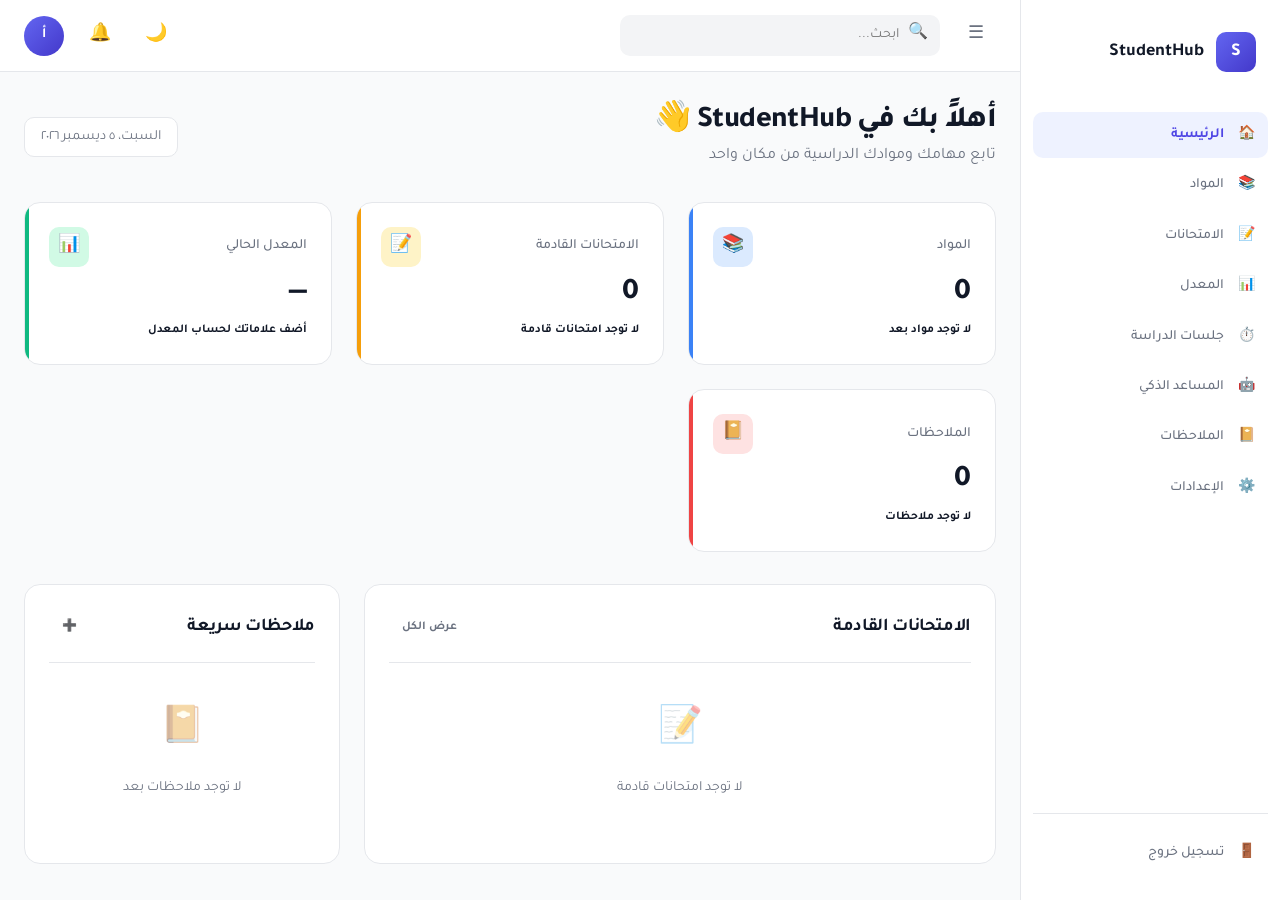
<file: index.html>
<!DOCTYPE html>
<html lang="ar" dir="rtl" data-theme="light">
<head>
  <meta charset="UTF-8">
  <meta name="viewport" content="width=device-width, initial-scale=1.0">
  <meta name="description" content="StudentHub — منصة الطالب الجامعي">
  <title>StudentHub — منصة الطالب الجامعي</title>
  
  <link rel="stylesheet" href="css/main.css">
  
  <link rel="manifest" href="manifest.json">
  <meta name="theme-color" content="#6366f1">
  <meta name="mobile-web-app-capable" content="yes">
  <meta name="apple-mobile-web-app-capable" content="yes">
  <meta name="apple-mobile-web-app-status-bar-style" content="black-translucent">
  <meta name="apple-mobile-web-app-title" content="StudentHub">
  <link rel="apple-touch-icon" href="assets/icons/apple-touch-icon.png">
  <link rel="icon" type="image/png" sizes="48x48" href="assets/icons/icon-48.png">
</head>
<body>

  <div class="app" id="app">

    <!-- ============ SIDEBAR ============ -->
    <aside class="sidebar" id="sidebar">
      
      <div class="sidebar__logo">
        <div class="sidebar__logo-icon">S</div>
        <span class="sidebar__logo-text">StudentHub</span>
      </div>

      <nav class="sidebar__nav">
        <a href="index.html" class="nav-item active">
          <span class="nav-item__icon">🏠</span>
          <span class="nav-item__label" data-i18n="sidebar.home">الرئيسية</span>
        </a>
        <a href="courses.html" class="nav-item">
          <span class="nav-item__icon">📚</span>
          <span class="nav-item__label" data-i18n="sidebar.courses">المواد</span>
        </a>
        <a href="exams.html" class="nav-item">
          <span class="nav-item__icon">📝</span>
          <span class="nav-item__label" data-i18n="sidebar.exams">الامتحانات</span>
        </a>
        <a href="gpa.html" class="nav-item">
          <span class="nav-item__icon">📊</span>
          <span class="nav-item__label" data-i18n="sidebar.gpa">المعدل</span>
        </a>
        <a href="timer.html" class="nav-item">
          <span class="nav-item__icon">⏱️</span>
          <span class="nav-item__label" data-i18n="sidebar.timer">جلسات الدراسة</span>
        </a>
        <a href="ai.html" class="nav-item">
  <span class="nav-item__icon">🤖</span>
  <span class="nav-item__label" data-i18n="sidebar.ai">المساعد الذكي</span>
</a>
        <a href="notes.html" class="nav-item">
          <span class="nav-item__icon">📔</span>
          <span class="nav-item__label" data-i18n="sidebar.notes">الملاحظات</span>
        </a>
        <a href="settings.html" class="nav-item">
          <span class="nav-item__icon">⚙️</span>
          <span class="nav-item__label" data-i18n="sidebar.settings">الإعدادات</span>
        </a>
      </nav>

      <div class="sidebar__footer">
        <a href="#" class="nav-item">
          <span class="nav-item__icon">🚪</span>
          <span class="nav-item__label" data-i18n="sidebar.logout">تسجيل خروج</span>
        </a>
      </div>

    </aside>

    <!-- ============ HEADER ============ -->
    <header class="header">
      
      <div class="header__left">
        <button class="icon-btn" id="sidebarToggle" data-i18n-aria="header.menu" aria-label="القائمة">☰</button>
        <div class="header__search">
          <span class="header__search-icon">🔍</span>
          <input 
            type="search" 
            id="globalSearch"
            data-i18n-placeholder="header.search"
            placeholder="ابحث..." 
            aria-label="بحث"
            autocomplete="off"
          >
          <div class="search-results" id="searchResults"></div>
        </div>
      </div>

      <div class="header__right">
        <button class="icon-btn install-btn" id="installBtn" style="display: none;" title="تثبيت التطبيق">
          📲
        </button>
        
        <button class="icon-btn" id="themeToggle" data-i18n-aria="header.theme" aria-label="تبديل الثيم">🌙</button>
        
        <div class="notifications-wrapper" id="notificationsWrapper">
          <button class="icon-btn" id="notificationsBtn" data-i18n-aria="header.notifications" aria-label="الإشعارات">
            🔔
            <span class="notifications-badge" id="notificationsBadge"></span>
          </button>
          <div class="notifications-dropdown" id="notificationsDropdown"></div>
        </div>
        
        <a href="settings.html" class="avatar" id="headerAvatar" title="الإعدادات">أ</a>
      </div>

    </header>

    <!-- ============ MAIN ============ -->
    <main class="main">
      <div class="container" style="padding-top: var(--space-8); padding-bottom: var(--space-8);">
        
        <div class="dashboard">

          <section class="dashboard__welcome">
            <div>
              <h1 class="dashboard__greeting" id="dashboardGreeting" data-i18n="dashboard.welcomeTitle">
                أهلاً بك في StudentHub 👋
              </h1>
              <p class="dashboard__subtitle" id="dashboardSubtitle" data-i18n="dashboard.welcomeSubtitle">
                تابع مهامك وموادك الدراسية من مكان واحد
              </p>
            </div>
            <div class="dashboard__date" id="currentDate">
              <span data-i18n="dashboard.loading">جار التحميل...</span>
            </div>
          </section>

          <section class="dashboard__stats">
            
            <a href="courses.html" class="stat-card stat-card--info stat-card--clickable" title="المواد">
              <div class="stat-card__header">
                <span class="stat-card__label" data-i18n="dashboard.stats.courses">المواد</span>
                <div class="stat-card__icon">📚</div>
              </div>
              <div class="stat-card__value" id="statCourses">0</div>
              <div class="stat-card__change" id="statCoursesChange"></div>
              <div class="stat-card__arrow">←</div>
            </a>

            <a href="exams.html" class="stat-card stat-card--warning stat-card--clickable" title="الامتحانات">
              <div class="stat-card__header">
                <span class="stat-card__label" data-i18n="dashboard.stats.exams">الامتحانات القادمة</span>
                <div class="stat-card__icon">📝</div>
              </div>
              <div class="stat-card__value" id="statExams">0</div>
              <div class="stat-card__change" id="statExamsChange"></div>
              <div class="stat-card__arrow">←</div>
            </a>

            <a href="gpa.html" class="stat-card stat-card--success stat-card--clickable" title="المعدل">
              <div class="stat-card__header">
                <span class="stat-card__label" data-i18n="dashboard.stats.gpa">المعدل الحالي</span>
                <div class="stat-card__icon">📊</div>
              </div>
              <div class="stat-card__value" id="statGpa">—</div>
              <div class="stat-card__change" id="statGpaChange"></div>
              <div class="stat-card__arrow">←</div>
            </a>

            <a href="notes.html" class="stat-card stat-card--danger stat-card--clickable" title="الملاحظات">
              <div class="stat-card__header">
                <span class="stat-card__label" data-i18n="dashboard.stats.notes">الملاحظات</span>
                <div class="stat-card__icon">📔</div>
              </div>
              <div class="stat-card__value" id="statNotes">0</div>
              <div class="stat-card__change" id="statNotesChange"></div>
              <div class="stat-card__arrow">←</div>
            </a>

          </section>

          <section class="dashboard__widgets">

            <div class="card">
              <div class="card__header">
                <h2 class="card__title" data-i18n="dashboard.widgets.upcomingExams">📝 الامتحانات القادمة</h2>
                <a href="exams.html" class="btn btn-ghost btn-sm" data-i18n="dashboard.widgets.viewAll">عرض الكل</a>
              </div>
              <div class="card__body" id="upcomingExamsWidget"></div>
            </div>

            <div class="card">
              <div class="card__header">
                <h2 class="card__title" data-i18n="dashboard.widgets.quickNotes">📔 ملاحظات سريعة</h2>
                <a href="notes.html" class="btn btn-ghost btn-sm">➕</a>
              </div>
              <div class="card__body" id="quickNotesWidget"></div>
            </div>

          </section>

        </div>

      </div>
    </main>

  </div>

  <script src="js/main.js" type="module"></script>
</body>
</html>
</file>
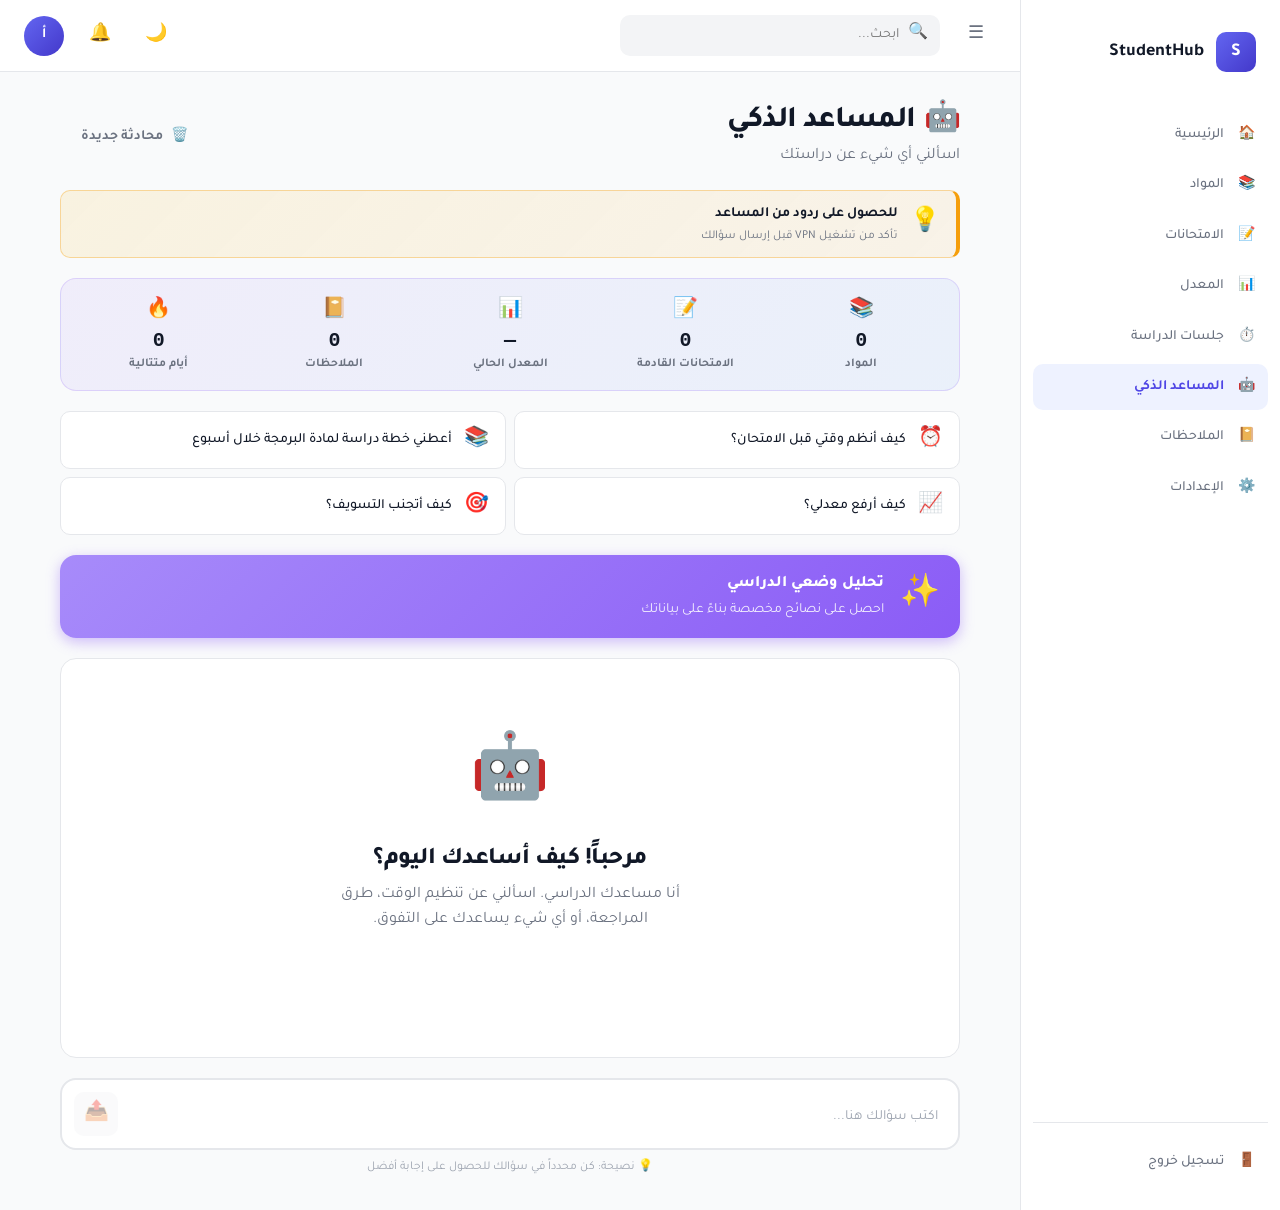
<file: ai.html>
<!DOCTYPE html>
<html lang="ar" dir="rtl" data-theme="light">
<head>
  <meta charset="UTF-8">
  <meta name="viewport" content="width=device-width, initial-scale=1.0">
  <meta name="description" content="StudentHub — AI Study Assistant">
  <title data-i18n="ai.title">المساعد الذكي — StudentHub</title>
  
  <link rel="stylesheet" href="css/main.css">
  
  <!-- PWA -->
  <link rel="manifest" href="manifest.json">
  <meta name="theme-color" content="#6366f1">
  <meta name="mobile-web-app-capable" content="yes">
  <meta name="apple-mobile-web-app-capable" content="yes">
  <meta name="apple-mobile-web-app-status-bar-style" content="black-translucent">
  <meta name="apple-mobile-web-app-title" content="StudentHub">
  <link rel="apple-touch-icon" href="assets/icons/apple-touch-icon.png">
  <link rel="icon" type="image/png" sizes="48x48" href="assets/icons/icon-48.png">
</head>
<body>

  <div class="app" id="app">

    <!-- ============ SIDEBAR ============ -->
    <aside class="sidebar" id="sidebar">
      
      <div class="sidebar__logo">
        <div class="sidebar__logo-icon">S</div>
        <span class="sidebar__logo-text">StudentHub</span>
      </div>

      <nav class="sidebar__nav">
        <a href="index.html" class="nav-item">
          <span class="nav-item__icon">🏠</span>
          <span class="nav-item__label" data-i18n="sidebar.home">الرئيسية</span>
        </a>
        <a href="courses.html" class="nav-item">
          <span class="nav-item__icon">📚</span>
          <span class="nav-item__label" data-i18n="sidebar.courses">المواد</span>
        </a>
        <a href="exams.html" class="nav-item">
          <span class="nav-item__icon">📝</span>
          <span class="nav-item__label" data-i18n="sidebar.exams">الامتحانات</span>
        </a>
        <a href="gpa.html" class="nav-item">
          <span class="nav-item__icon">📊</span>
          <span class="nav-item__label" data-i18n="sidebar.gpa">المعدل</span>
        </a>
        <a href="timer.html" class="nav-item">
          <span class="nav-item__icon">⏱️</span>
          <span class="nav-item__label" data-i18n="sidebar.timer">جلسات الدراسة</span>
        </a>
        <a href="ai.html" class="nav-item active">
          <span class="nav-item__icon">🤖</span>
          <span class="nav-item__label" data-i18n="sidebar.ai">المساعد الذكي</span>
        </a>
        <a href="notes.html" class="nav-item">
          <span class="nav-item__icon">📔</span>
          <span class="nav-item__label" data-i18n="sidebar.notes">الملاحظات</span>
        </a>
        <a href="settings.html" class="nav-item">
          <span class="nav-item__icon">⚙️</span>
          <span class="nav-item__label" data-i18n="sidebar.settings">الإعدادات</span>
        </a>
      </nav>

      <div class="sidebar__footer">
        <a href="#" class="nav-item">
          <span class="nav-item__icon">🚪</span>
          <span class="nav-item__label" data-i18n="sidebar.logout">تسجيل خروج</span>
        </a>
      </div>

    </aside>

    <!-- ============ HEADER ============ -->
    <header class="header">
      
      <div class="header__left">
        <button class="icon-btn" id="sidebarToggle" data-i18n-aria="header.menu" aria-label="القائمة">☰</button>
        <div class="header__search">
          <span class="header__search-icon">🔍</span>
          <input 
            type="search" 
            id="globalSearch"
            data-i18n-placeholder="header.search"
            placeholder="ابحث..." 
            aria-label="بحث"
            autocomplete="off"
          >
          <div class="search-results" id="searchResults"></div>
        </div>
      </div>

      <div class="header__right">
        <button class="icon-btn" id="themeToggle" data-i18n-aria="header.theme" aria-label="تبديل الثيم">🌙</button>
        <div class="notifications-wrapper" id="notificationsWrapper">
          <button class="icon-btn" id="notificationsBtn" data-i18n-aria="header.notifications" aria-label="الإشعارات">
            🔔
            <span class="notifications-badge" id="notificationsBadge"></span>
          </button>
          <div class="notifications-dropdown" id="notificationsDropdown"></div>
        </div>
        <a href="settings.html" class="avatar" id="headerAvatar" title="الإعدادات">أ</a>
      </div>

    </header>

    <!-- ============ MAIN ============ -->
    <main class="main">
      <div class="container" style="padding-top: var(--space-8); padding-bottom: var(--space-8);">
        
        <div class="ai">

          <!-- ============ HEADER ============ -->
          <div class="ai__header">
            <div>
              <h1 class="ai__title">🤖 <span data-i18n="ai.title">المساعد الذكي</span></h1>
              <p class="ai__subtitle" data-i18n="ai.subtitle">
                اسألني أي شيء عن دراستك
              </p>
            </div>
            <button class="btn btn-ghost ai__clear-btn" id="clearChatBtn" title="محادثة جديدة">
              🗑️ <span data-i18n="ai.clearChat">محادثة جديدة</span>
            </button>
          </div>

          <!-- ✅ VPN NOTICE ============ -->
          <div class="ai__vpn-notice" id="vpnNotice">
            <span class="ai__vpn-notice__icon">💡</span>
            <div class="ai__vpn-notice__content">
              <div class="ai__vpn-notice__title" data-i18n="ai.vpnNotice.title">
                للحصول على ردود من المساعد
              </div>
              <div class="ai__vpn-notice__text" data-i18n="ai.vpnNotice.text">
                تأكد من تشغيل VPN قبل إرسال سؤالك
              </div>
            </div>
          </div>

          <!-- ============ STUDENT SNAPSHOT ============ -->
          <div class="ai__snapshot" id="studentSnapshot">
            <!-- سيتم تعبئتها من JS -->
          </div>

          <!-- ============ QUICK SUGGESTIONS ============ -->
          <div class="ai__suggestions" id="suggestions">
            <button class="ai__suggestion" data-prompt="كيف أنظم وقتي قبل الامتحان؟">
              <span class="ai__suggestion-icon">⏰</span>
              <span class="ai__suggestion-text" data-i18n="ai.suggestions.timeManagement">كيف أنظم وقتي قبل الامتحان؟</span>
            </button>
            <button class="ai__suggestion" data-prompt="أعطني خطة دراسة لمادة البرمجة خلال أسبوع">
              <span class="ai__suggestion-icon">📚</span>
              <span class="ai__suggestion-text" data-i18n="ai.suggestions.studyPlan">أعطني خطة دراسة لمادة البرمجة خلال أسبوع</span>
            </button>
            <button class="ai__suggestion" data-prompt="كيف أرفع معدلي؟">
              <span class="ai__suggestion-icon">📈</span>
              <span class="ai__suggestion-text" data-i18n="ai.suggestions.raiseGpa">كيف أرفع معدلي؟</span>
            </button>
            <button class="ai__suggestion" data-prompt="كيف أتجنب التسويف؟">
              <span class="ai__suggestion-icon">🎯</span>
              <span class="ai__suggestion-text" data-i18n="ai.suggestions.procrastination">كيف أتجنب التسويف؟</span>
            </button>
          </div>

          <!-- ============ ANALYZE BUTTON ============ -->
          <div class="ai__analyze">
            <button class="ai__analyze-btn" id="analyzeBtn">
              <span class="ai__analyze-icon">✨</span>
              <div class="ai__analyze-content">
                <div class="ai__analyze-title" data-i18n="ai.analyze.title">تحليل وضعي الدراسي</div>
                <div class="ai__analyze-desc" data-i18n="ai.analyze.desc">احصل على نصائح مخصصة بناءً على بياناتك</div>
              </div>
            </button>
          </div>

          <!-- ============ CHAT CONTAINER ============ -->
          <div class="ai__chat" id="chatContainer">
            <div class="ai__welcome" id="welcomeMessage">
              <div class="ai__welcome-icon">🤖</div>
              <h2 class="ai__welcome-title" data-i18n="ai.welcome.title">مرحباً! كيف أساعدك اليوم؟</h2>
              <p class="ai__welcome-text" data-i18n="ai.welcome.text">
                أنا مساعدك الدراسي. اسألني عن تنظيم الوقت، طرق المراجعة، أو أي شيء يساعدك على التفوق.
              </p>
            </div>
            <!-- Messages will be appended here -->
          </div>

          <!-- ============ INPUT AREA ============ -->
          <div class="ai__input-area">
            <div class="ai__input-wrapper">
              <textarea 
                id="chatInput"
                class="ai__input"
                data-i18n-placeholder="ai.inputPlaceholder"
                placeholder="اكتب سؤالك هنا..."
                rows="1"
                maxlength="500"
              ></textarea>
              <button class="ai__send-btn" id="sendBtn" disabled>
                <span class="ai__send-icon">📤</span>
              </button>
            </div>
            <div class="ai__input-hint" data-i18n="ai.inputHint">
              💡 نصيحة: كن محدداً في سؤالك للحصول على إجابة أفضل
            </div>
          </div>

        </div>

      </div>
    </main>

  </div>

  <script src="js/main.js" type="module"></script>
  <script src="js/modules/ai.js" type="module"></script>
</body>
</html>
</file>
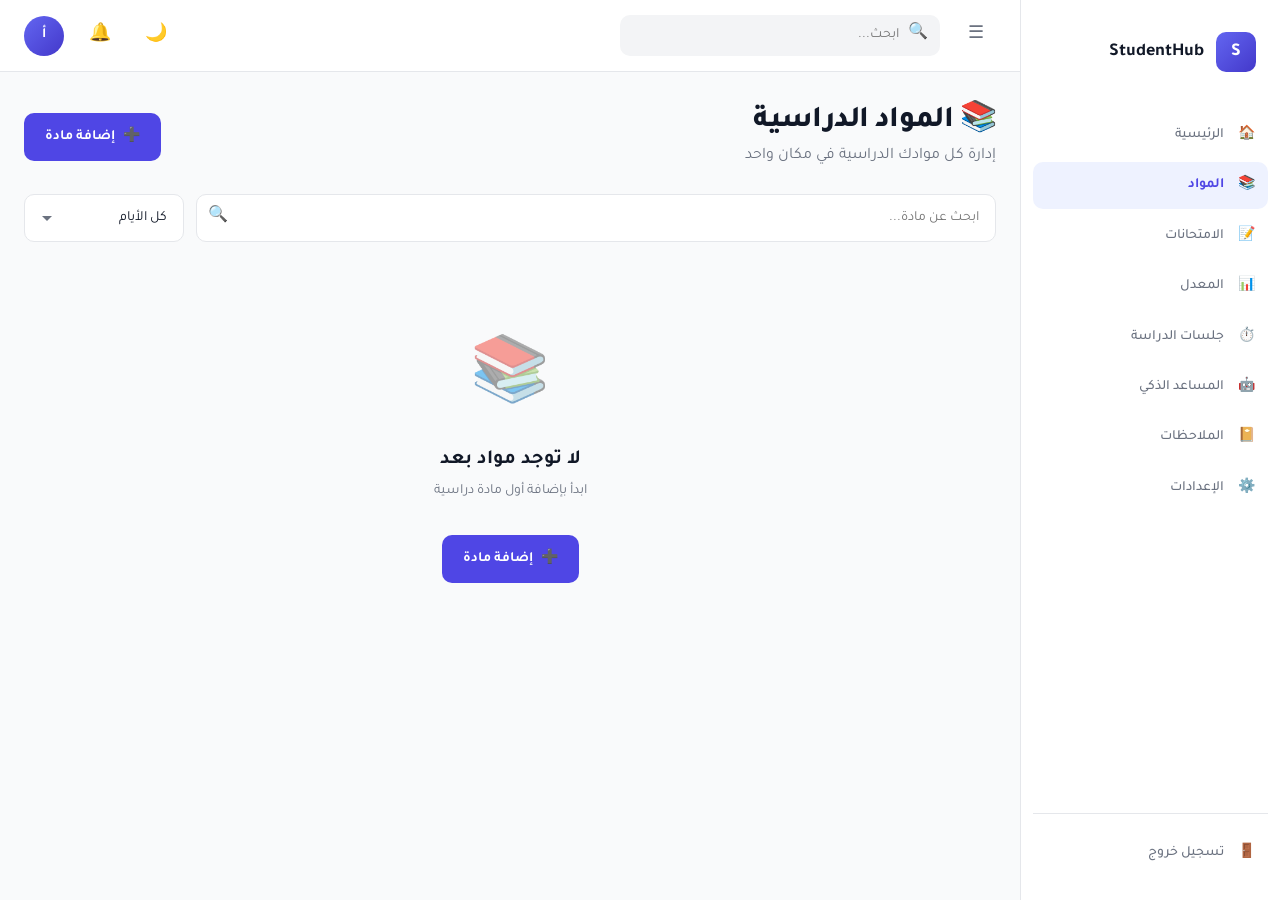
<file: courses.html>
<!DOCTYPE html>
  <html lang="ar" dir="rtl" data-theme="light">
  <head>
    <meta charset="UTF-8">
    <meta name="viewport" content="width=device-width, initial-scale=1.0">
    <meta name="description" content="StudentHub — Courses">
    <title data-i18n="courses.title">المواد — StudentHub</title>
    
    <link rel="stylesheet" href="css/main.css">
    
    <!-- PWA -->
    <link rel="manifest" href="manifest.json">
    <meta name="theme-color" content="#6366f1">
    <meta name="mobile-web-app-capable" content="yes">
    <meta name="apple-mobile-web-app-capable" content="yes">
    <meta name="apple-mobile-web-app-status-bar-style" content="black-translucent">
    <meta name="apple-mobile-web-app-title" content="StudentHub">
    <link rel="apple-touch-icon" href="assets/icons/apple-touch-icon.png">
    <link rel="icon" type="image/png" sizes="48x48" href="assets/icons/icon-48.png">
  </head>
  <body>

    <div class="app" id="app">

      <!-- ============ SIDEBAR ============ -->
      <aside class="sidebar" id="sidebar">
        
        <div class="sidebar__logo">
          <div class="sidebar__logo-icon">S</div>
          <span class="sidebar__logo-text">StudentHub</span>
        </div>

      <nav class="sidebar__nav">
    <a href="index.html" class="nav-item">
      <span class="nav-item__icon">🏠</span>
      <span class="nav-item__label" data-i18n="sidebar.home">الرئيسية</span>
    </a>
    <a href="courses.html" class="nav-item active">
      <span class="nav-item__icon">📚</span>
      <span class="nav-item__label" data-i18n="sidebar.courses">المواد</span>
    </a>
    <a href="exams.html" class="nav-item">
      <span class="nav-item__icon">📝</span>
      <span class="nav-item__label" data-i18n="sidebar.exams">الامتحانات</span>
    </a>
    <a href="gpa.html" class="nav-item">
      <span class="nav-item__icon">📊</span>
      <span class="nav-item__label" data-i18n="sidebar.gpa">المعدل</span>
    </a>
    <a href="timer.html" class="nav-item">
      <span class="nav-item__icon">⏱️</span>
      <span class="nav-item__label" data-i18n="sidebar.timer">جلسات الدراسة</span>
    </a>
    <a href="ai.html" class="nav-item">
    <span class="nav-item__icon">🤖</span>
    <span class="nav-item__label" data-i18n="sidebar.ai">المساعد الذكي</span>
  </a>
    <a href="notes.html" class="nav-item">
      <span class="nav-item__icon">📔</span>
      <span class="nav-item__label" data-i18n="sidebar.notes">الملاحظات</span>
    </a>
    <a href="settings.html" class="nav-item">
      <span class="nav-item__icon">⚙️</span>
      <span class="nav-item__label" data-i18n="sidebar.settings">الإعدادات</span>
    </a>
  </nav>

        <div class="sidebar__footer">
          <a href="#" class="nav-item">
            <span class="nav-item__icon">🚪</span>
            <span class="nav-item__label" data-i18n="sidebar.logout">تسجيل خروج</span>
          </a>
        </div>

      </aside>

      <!-- ============ HEADER ============ -->
      <header class="header">
        
        <div class="header__left">
          <button class="icon-btn" id="sidebarToggle" data-i18n-aria="header.menu" aria-label="القائمة">☰</button>
          <div class="header__search">
            <span class="header__search-icon">🔍</span>
            <input 
              type="search" 
              id="globalSearch"
              data-i18n-placeholder="header.search"
              placeholder="ابحث..." 
              aria-label="بحث"
              autocomplete="off"
            >
            <div class="search-results" id="searchResults"></div>
          </div>
        </div>

        <div class="header__right">
          <button class="icon-btn" id="themeToggle" data-i18n-aria="header.theme" aria-label="تبديل الثيم">🌙</button>
          <div class="notifications-wrapper" id="notificationsWrapper">
    <button class="icon-btn" id="notificationsBtn" data-i18n-aria="header.notifications" aria-label="الإشعارات">
      🔔
      <span class="notifications-badge" id="notificationsBadge"></span>
    </button>
    <div class="notifications-dropdown" id="notificationsDropdown">
      <!-- سيتم تعبئته من JS -->
    </div>
  </div>
          <a href="settings.html" class="avatar" id="headerAvatar" title="الإعدادات">أ</a>
        </div>

      </header>

      <!-- ============ MAIN ============ -->
      <main class="main">
        <div class="container" style="padding-top: var(--space-8); padding-bottom: var(--space-8);">
          
          <div class="courses">

            <!-- ============ HEADER ============ -->
            <div class="courses__header">
              <div>
                <h1 class="courses__title">📚 <span data-i18n="courses.title">المواد الدراسية</span></h1>
                <p class="courses__subtitle" data-i18n="courses.subtitle">
                  إدارة كل موادك الدراسية في مكان واحد
                </p>
              </div>
              <button class="btn btn-primary" id="addCourseBtn">
                <span>➕</span>
                <span data-i18n="courses.addNew">إضافة مادة</span>
              </button>
            </div>

            <!-- ============ TOOLBAR ============ -->
            <div class="courses__toolbar">
              <div class="courses__search">
                <span class="courses__search-icon">🔍</span>
                <input 
                  type="search" 
                  class="courses__search-input" 
                  id="courseSearch"
                  data-i18n-placeholder="courses.searchPlaceholder"
                  placeholder="ابحث عن مادة..."
                >
              </div>
              <div class="courses__filters">
                <select class="form-select" id="courseFilterDay">
                  <option value="" data-i18n="courses.allDays">كل الأيام</option>
                  <option value="0" data-i18n="days.sunday">الأحد</option>
                  <option value="1" data-i18n="days.monday">الاثنين</option>
                  <option value="2" data-i18n="days.tuesday">الثلاثاء</option>
                  <option value="3" data-i18n="days.wednesday">الأربعاء</option>
                  <option value="4" data-i18n="days.thursday">الخميس</option>
                  <option value="5" data-i18n="days.friday">الجمعة</option>
                  <option value="6" data-i18n="days.saturday">السبت</option>
                </select>
              </div>
            </div>

            <!-- ============ COURSES GRID ============ -->
            <div class="courses__grid" id="coursesGrid"></div>

            <!-- ============ EMPTY STATE ============ -->
            <div class="empty-state" id="coursesEmpty" style="display: none;">
              <div class="empty-state__icon">📚</div>
              <h3 class="empty-state__title" data-i18n="courses.emptyTitle">لا توجد مواد بعد</h3>
              <p class="empty-state__text" data-i18n="courses.emptyText">
                ابدأ بإضافة أول مادة دراسية
              </p>
              <button class="btn btn-primary" id="addFirstCourseBtn" style="margin-top: var(--space-4);">
                <span>➕</span>
                <span data-i18n="courses.addNew">إضافة مادة</span>
              </button>
            </div>

          </div>

        </div>
      </main>

      <!-- ============ ADD/EDIT COURSE DIALOG ============ -->
      <dialog class="dialog" id="courseDialog">
        <div class="dialog__content">
          
          <div class="dialog__header">
            <h2 class="dialog__title" id="courseDialogTitle" data-i18n="courses.addNew">
              إضافة مادة
            </h2>
            <button class="icon-btn" id="closeDialogBtn" aria-label="إغلاق">✖</button>
          </div>

          <form id="courseForm" class="dialog__form">
            
            <div class="form-group">
              <label class="form-label">
                <span data-i18n="courses.fields.name">اسم المادة</span>
                <span class="required">*</span>
              </label>
              <input 
                type="text" 
                class="form-input" 
                id="courseName"
                data-i18n-placeholder="courses.fields.namePlaceholder"
                placeholder="مثال: رياضيات 1"
                required
              >
            </div>

            <div class="form-row">
              <div class="form-group">
                <label class="form-label" data-i18n="courses.fields.professor">اسم الدكتور</label>
                <input 
                  type="text" 
                  class="form-input" 
                  id="courseProfessor"
                  data-i18n-placeholder="courses.fields.professorPlaceholder"
                  placeholder="مثال: د. أحمد"
                >
              </div>

              <div class="form-group">
                <label class="form-label">
                  <span data-i18n="courses.fields.credits">عدد الساعات</span>
                  <span class="required">*</span>
                </label>
                <input 
                  type="number" 
                  class="form-input" 
                  id="courseCredits"
                  min="1" 
                  max="10"
                  value="3"
                  required
                >
              </div>
            </div>

            <div class="form-row">
              <div class="form-group">
                <label class="form-label" data-i18n="courses.fields.day">اليوم</label>
                <select class="form-select" id="courseDay">
                  <option value="0" data-i18n="days.sunday">الأحد</option>
                  <option value="1" data-i18n="days.monday">الاثنين</option>
                  <option value="2" data-i18n="days.tuesday">الثلاثاء</option>
                  <option value="3" data-i18n="days.wednesday">الأربعاء</option>
                  <option value="4" data-i18n="days.thursday">الخميس</option>
                  <option value="5" data-i18n="days.friday">الجمعة</option>
                  <option value="6" data-i18n="days.saturday">السبت</option>
                </select>
              </div>

              <div class="form-group">
                <label class="form-label" data-i18n="courses.fields.time">الوقت</label>
                <input 
                  type="time" 
                  class="form-input" 
                  id="courseTime"
                  value="09:00"
                >
              </div>
            </div>

            <div class="form-group">
              <label class="form-label" data-i18n="courses.fields.room">القاعة</label>
              <input 
                type="text" 
                class="form-input" 
                id="courseRoom"
                data-i18n-placeholder="courses.fields.roomPlaceholder"
                placeholder="مثال: قاعة A"
              >
            </div>

            <div class="form-group">
              <label class="form-label" data-i18n="courses.fields.notes">ملاحظات</label>
              <textarea 
                class="form-textarea" 
                id="courseNotes"
                data-i18n-placeholder="courses.fields.notesPlaceholder"
                placeholder="أي ملاحظات إضافية..."
                rows="3"
              ></textarea>
            </div>

            <div class="form-group">
              <label class="form-label" data-i18n="courses.fields.color">اللون</label>
              <div class="courses__colors" id="courseColors">
                <button type="button" class="courses__color active" data-color="#6366f1" style="--color: #6366f1;"></button>
                <button type="button" class="courses__color" data-color="#3b82f6" style="--color: #3b82f6;"></button>
                <button type="button" class="courses__color" data-color="#10b981" style="--color: #10b981;"></button>
                <button type="button" class="courses__color" data-color="#f59e0b" style="--color: #f59e0b;"></button>
                <button type="button" class="courses__color" data-color="#ef4444" style="--color: #ef4444;"></button>
                <button type="button" class="courses__color" data-color="#a855f7" style="--color: #a855f7;"></button>
                <button type="button" class="courses__color" data-color="#ec4899" style="--color: #ec4899;"></button>
                <button type="button" class="courses__color" data-color="#06b6d4" style="--color: #06b6d4;"></button>
              </div>
            </div>

            <div class="dialog__actions">
              <button type="button" class="btn btn-secondary" id="cancelCourseBtn" data-i18n="common.cancel">
                إلغاء
              </button>
              <button type="submit" class="btn btn-primary" id="saveCourseBtn">
                💾 <span data-i18n="common.save">حفظ</span>
              </button>
            </div>

          </form>

        </div>
      </dialog>

      <!-- ============ DELETE CONFIRM DIALOG ============ -->
      <dialog class="dialog" id="deleteDialog">
        <div class="dialog__content">
          <div class="dialog__icon">⚠️</div>
          <h2 class="dialog__title" data-i18n="courses.deleteTitle">حذف المادة</h2>
          <p class="dialog__text" data-i18n="courses.deleteText">
            هل أنت متأكد من حذف هذه المادة؟ لا يمكن التراجع.
          </p>
          <div class="dialog__actions">
            <button class="btn btn-secondary" id="cancelDeleteBtn" data-i18n="common.cancel">إلغاء</button>
            <button class="btn btn-danger" id="confirmDeleteBtn">
              🗑️ <span data-i18n="common.delete">حذف</span>
            </button>
          </div>
        </div>
      </dialog>

    </div>

    <script src="js/main.js" type="module"></script>
    <script src="js/modules/courses.js" type="module"></script>
  </body>
  </html>
</file>
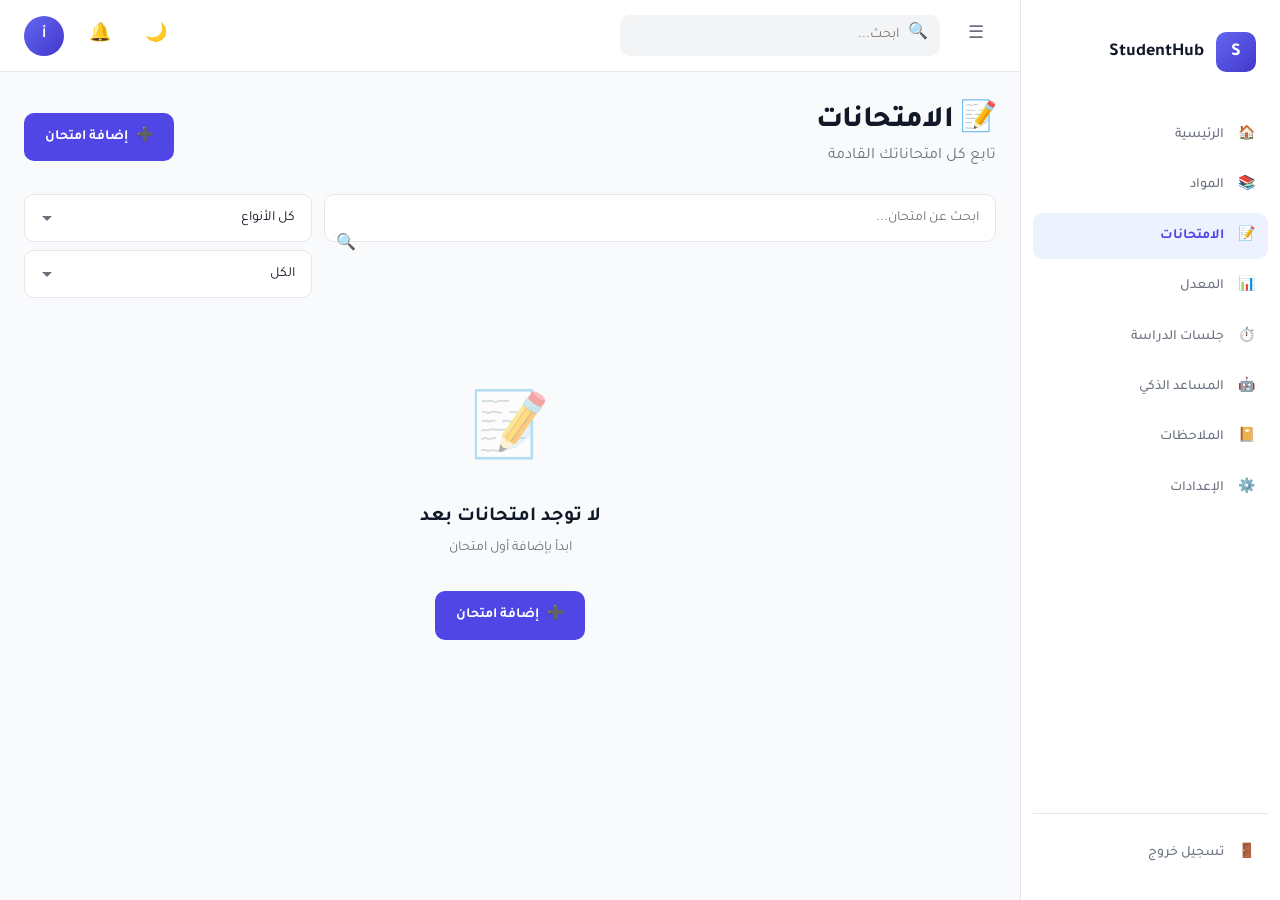
<file: exams.html>
<!DOCTYPE html>
<html lang="ar" dir="rtl" data-theme="light">
<head>
  <meta charset="UTF-8">
  <meta name="viewport" content="width=device-width, initial-scale=1.0">
  <meta name="description" content="StudentHub — Exams">
  <title data-i18n="exams.title">الامتحانات — StudentHub</title>
  
  <link rel="stylesheet" href="css/main.css">
  
  <!-- PWA -->
  <link rel="manifest" href="manifest.json">
  <meta name="theme-color" content="#6366f1">
  <meta name="mobile-web-app-capable" content="yes">
  <meta name="apple-mobile-web-app-capable" content="yes">
  <meta name="apple-mobile-web-app-status-bar-style" content="black-translucent">
  <meta name="apple-mobile-web-app-title" content="StudentHub">
  <link rel="apple-touch-icon" href="assets/icons/apple-touch-icon.png">
  <link rel="icon" type="image/png" sizes="48x48" href="assets/icons/icon-48.png">
</head>
<body>

  <div class="app" id="app">

    <!-- ============ SIDEBAR ============ -->
    <aside class="sidebar" id="sidebar">
      
      <div class="sidebar__logo">
        <div class="sidebar__logo-icon">S</div>
        <span class="sidebar__logo-text">StudentHub</span>
      </div>

      <nav class="sidebar__nav">
  <a href="index.html" class="nav-item">
    <span class="nav-item__icon">🏠</span>
    <span class="nav-item__label" data-i18n="sidebar.home">الرئيسية</span>
  </a>
  <a href="courses.html" class="nav-item">
    <span class="nav-item__icon">📚</span>
    <span class="nav-item__label" data-i18n="sidebar.courses">المواد</span>
  </a>
  <a href="exams.html" class="nav-item active">
    <span class="nav-item__icon">📝</span>
    <span class="nav-item__label" data-i18n="sidebar.exams">الامتحانات</span>
  </a>
  <a href="gpa.html" class="nav-item">
    <span class="nav-item__icon">📊</span>
    <span class="nav-item__label" data-i18n="sidebar.gpa">المعدل</span>
  </a>
  <a href="timer.html" class="nav-item">
    <span class="nav-item__icon">⏱️</span>
    <span class="nav-item__label" data-i18n="sidebar.timer">جلسات الدراسة</span>
  </a>
  <a href="ai.html" class="nav-item">
  <span class="nav-item__icon">🤖</span>
  <span class="nav-item__label" data-i18n="sidebar.ai">المساعد الذكي</span>
</a>
  <a href="notes.html" class="nav-item">
    <span class="nav-item__icon">📔</span>
    <span class="nav-item__label" data-i18n="sidebar.notes">الملاحظات</span>
  </a>
  <a href="settings.html" class="nav-item">
    <span class="nav-item__icon">⚙️</span>
    <span class="nav-item__label" data-i18n="sidebar.settings">الإعدادات</span>
  </a>
</nav>

      <div class="sidebar__footer">
        <a href="#" class="nav-item">
          <span class="nav-item__icon">🚪</span>
          <span class="nav-item__label" data-i18n="sidebar.logout">تسجيل خروج</span>
        </a>
      </div>

    </aside>

    <!-- ============ HEADER ============ -->
    <header class="header">
      
      <div class="header__left">
        <button class="icon-btn" id="sidebarToggle" data-i18n-aria="header.menu" aria-label="القائمة">☰</button>
        <div class="header__search">
          <span class="header__search-icon">🔍</span>
          <input 
            type="search" 
            id="globalSearch"
            data-i18n-placeholder="header.search"
            placeholder="ابحث..." 
            aria-label="بحث"
            autocomplete="off"
          >
          <div class="search-results" id="searchResults"></div>
        </div>
      </div>

      <div class="header__right">
        <button class="icon-btn" id="themeToggle" data-i18n-aria="header.theme" aria-label="تبديل الثيم">🌙</button>
       <div class="notifications-wrapper" id="notificationsWrapper">
  <button class="icon-btn" id="notificationsBtn" data-i18n-aria="header.notifications" aria-label="الإشعارات">
    🔔
    <span class="notifications-badge" id="notificationsBadge"></span>
  </button>
  <div class="notifications-dropdown" id="notificationsDropdown">
    <!-- سيتم تعبئته من JS -->
  </div>
</div>
        <a href="settings.html" class="avatar" id="headerAvatar" title="الإعدادات">أ</a>
      </div>

    </header>

    <!-- ============ MAIN ============ -->
    <main class="main">
      <div class="container" style="padding-top: var(--space-8); padding-bottom: var(--space-8);">
        
        <div class="exams">

          <!-- ============ HEADER ============ -->
          <div class="exams__header">
            <div>
              <h1 class="exams__title">📝 <span data-i18n="exams.title">الامتحانات</span></h1>
              <p class="exams__subtitle" data-i18n="exams.subtitle">
                تابع كل امتحاناتك القادمة
              </p>
            </div>
            <button class="btn btn-primary" id="addExamBtn">
              <span>➕</span>
              <span data-i18n="exams.addNew">إضافة امتحان</span>
            </button>
          </div>

          <!-- ============ TOOLBAR ============ -->
          <div class="exams__toolbar">
            <div class="exams__search">
              <span class="exams__search-icon">🔍</span>
              <input 
                type="search" 
                class="exams__search-input" 
                id="examSearch"
                data-i18n-placeholder="exams.searchPlaceholder"
                placeholder="ابحث عن امتحان..."
              >
            </div>
            <div class="exams__filters">
              <select class="form-select" id="examFilterType">
                <option value="" data-i18n="exams.allTypes">كل الأنواع</option>
                <option value="midterm" data-i18n="exams.types.midterm">نصفي</option>
                <option value="final" data-i18n="exams.types.final">نهائي</option>
                <option value="lab" data-i18n="exams.types.lab">عملي</option>
                <option value="oral" data-i18n="exams.types.oral">شفهي</option>
              </select>
             <select class="form-select" id="examFilterStatus">
  <option value="all" data-i18n="exams.status.all" selected>الكل</option>
  <option value="upcoming" data-i18n="exams.status.upcoming">القادمة</option>
  <option value="past" data-i18n="exams.status.past">السابقة</option>
</select>
            </div>
          </div>

          <!-- ============ EXAMS GRID ============ -->
          <div class="exams__grid" id="examsGrid"></div>

          <!-- ============ EMPTY STATE ============ -->
          <div class="empty-state" id="examsEmpty" style="display: none;">
            <div class="empty-state__icon">📝</div>
            <h3 class="empty-state__title" data-i18n="exams.emptyTitle">لا توجد امتحانات بعد</h3>
            <p class="empty-state__text" data-i18n="exams.emptyText">
              ابدأ بإضافة أول امتحان
            </p>
            <button class="btn btn-primary" id="addFirstExamBtn" style="margin-top: var(--space-4);">
              <span>➕</span>
              <span data-i18n="exams.addNew">إضافة امتحان</span>
            </button>
          </div>

        </div>

      </div>
    </main>

    <!-- ============ ADD/EDIT EXAM DIALOG ============ -->
    <dialog class="dialog" id="examDialog">
      <div class="dialog__content">
        
        <div class="dialog__header">
          <h2 class="dialog__title" id="examDialogTitle" data-i18n="exams.addNew">
            إضافة امتحان
          </h2>
          <button class="icon-btn" id="closeDialogBtn" aria-label="إغلاق">✖</button>
        </div>

        <form id="examForm" class="dialog__form">
          
          <div class="form-group">
            <label class="form-label">
              <span data-i18n="exams.fields.name">اسم المادة</span>
              <span class="required">*</span>
            </label>
            <input 
              type="text" 
              class="form-input" 
              id="examName"
              data-i18n-placeholder="exams.fields.namePlaceholder"
              placeholder="مثال: رياضيات 1"
              required
            >
          </div>

          <div class="form-row">
            <div class="form-group">
              <label class="form-label" data-i18n="exams.fields.type">النوع</label>
              <select class="form-select" id="examType">
                <option value="midterm" data-i18n="exams.types.midterm">نصفي</option>
                <option value="final" data-i18n="exams.types.final">نهائي</option>
                <option value="lab" data-i18n="exams.types.lab">عملي</option>
                <option value="oral" data-i18n="exams.types.oral">شفهي</option>
              </select>
            </div>

            <div class="form-group">
              <label class="form-label" data-i18n="exams.fields.room">القاعة</label>
              <input 
                type="text" 
                class="form-input" 
                id="examRoom"
                data-i18n-placeholder="exams.fields.roomPlaceholder"
                placeholder="مثال: قاعة A"
              >
            </div>
          </div>

          <div class="form-row">
            <div class="form-group">
              <label class="form-label">
                <span data-i18n="exams.fields.date">التاريخ</span>
                <span class="required">*</span>
              </label>
              <input 
                type="date" 
                class="form-input" 
                id="examDate"
                required
              >
            </div>

            <div class="form-group">
              <label class="form-label" data-i18n="exams.fields.time">الوقت</label>
              <input 
                type="time" 
                class="form-input" 
                id="examTime"
                value="09:00"
              >
            </div>
          </div>

          <div class="form-group">
            <label class="form-label" data-i18n="exams.fields.notes">ملاحظات</label>
            <textarea 
              class="form-textarea" 
              id="examNotes"
              data-i18n-placeholder="exams.fields.notesPlaceholder"
              placeholder="أي ملاحظات إضافية..."
              rows="3"
            ></textarea>
          </div>

          <div class="dialog__actions">
            <button type="button" class="btn btn-secondary" id="cancelExamBtn" data-i18n="common.cancel">
              إلغاء
            </button>
            <button type="submit" class="btn btn-primary" id="saveExamBtn">
              💾 <span data-i18n="common.save">حفظ</span>
            </button>
          </div>

        </form>

      </div>
    </dialog>

    <!-- ============ DELETE CONFIRM DIALOG ============ -->
    <dialog class="dialog" id="deleteDialog">
      <div class="dialog__content">
        <div class="dialog__icon">⚠️</div>
        <h2 class="dialog__title" data-i18n="exams.deleteTitle">حذف الامتحان</h2>
        <p class="dialog__text" data-i18n="exams.deleteText">
          هل أنت متأكد من حذف هذا الامتحان؟ لا يمكن التراجع.
        </p>
        <div class="dialog__actions">
          <button class="btn btn-secondary" id="cancelDeleteBtn" data-i18n="common.cancel">إلغاء</button>
          <button class="btn btn-danger" id="confirmDeleteBtn">
            🗑️ <span data-i18n="common.delete">حذف</span>
          </button>
        </div>
      </div>
    </dialog>

  </div>

  <script src="js/main.js" type="module"></script>
  <script src="js/modules/exams.js" type="module"></script>
</body>
</html>
</file>
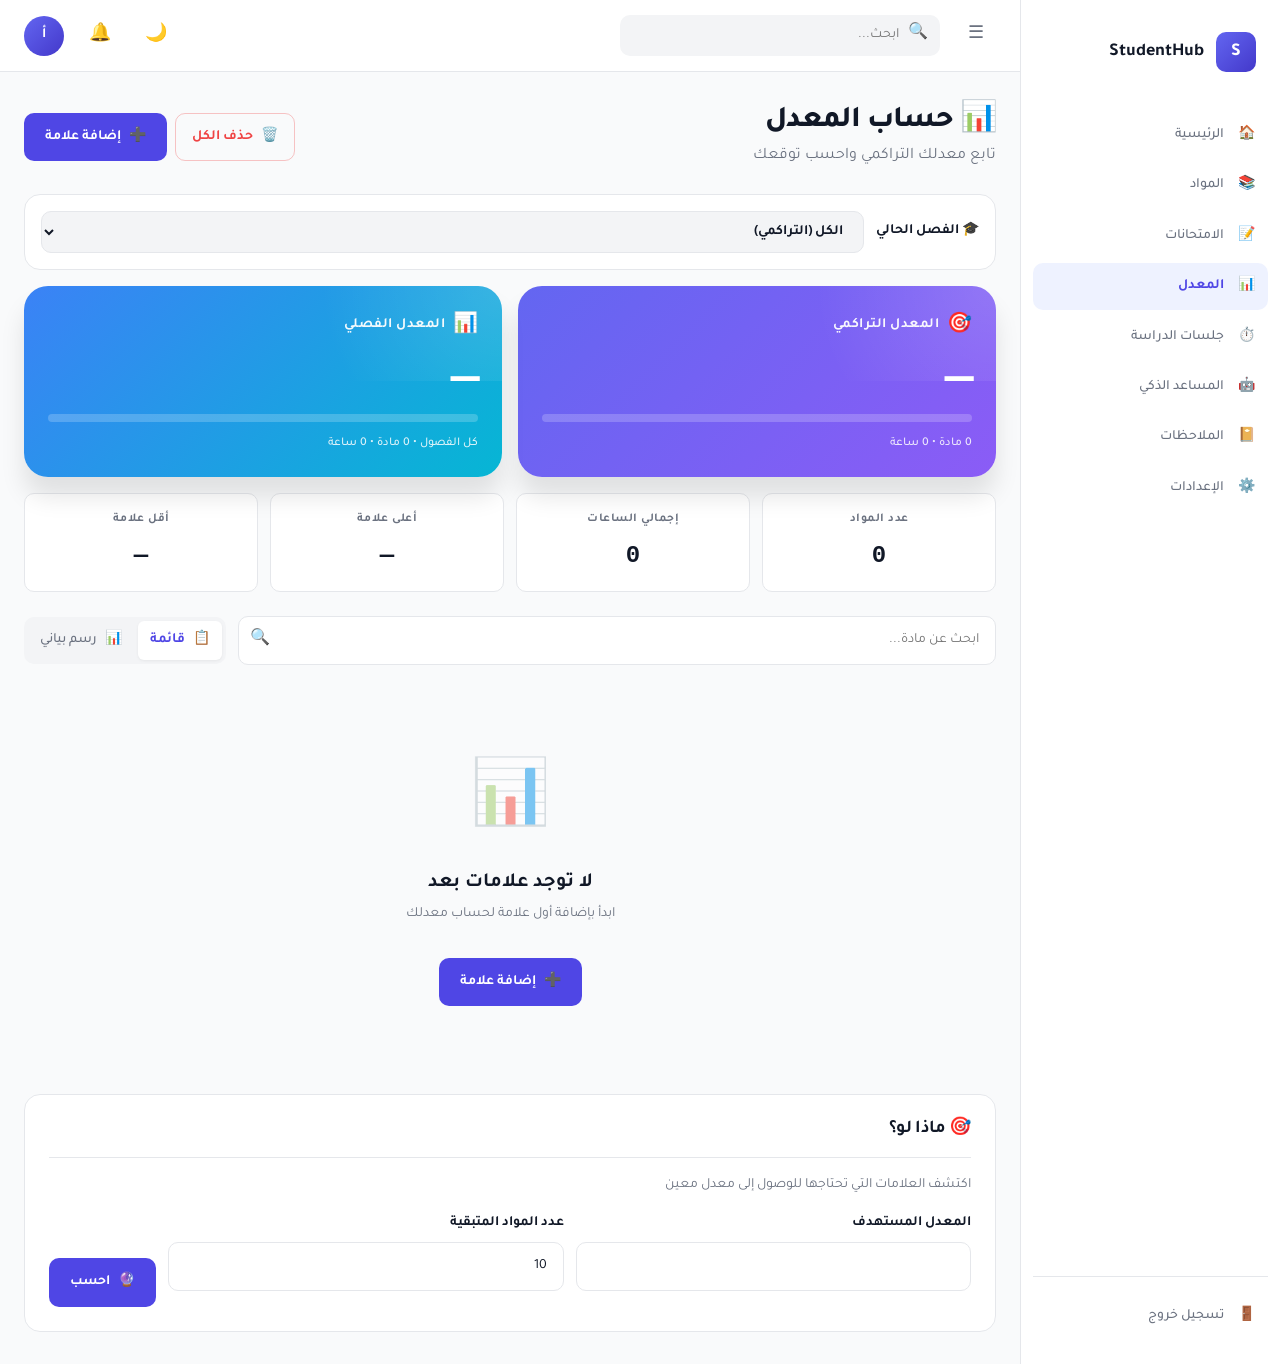
<file: gpa.html>
<!DOCTYPE html>
<html lang="ar" dir="rtl" data-theme="light">
<head>
  <meta charset="UTF-8">
  <meta name="viewport" content="width=device-width, initial-scale=1.0">
  <meta name="description" content="StudentHub — GPA Calculator">
  <title data-i18n="gpa.title">المعدل — StudentHub</title>
  
  <link rel="stylesheet" href="css/main.css">
  
  <!-- PWA -->
  <link rel="manifest" href="manifest.json">
  <meta name="theme-color" content="#6366f1">
  <meta name="mobile-web-app-capable" content="yes">
  <meta name="apple-mobile-web-app-capable" content="yes">
  <meta name="apple-mobile-web-app-status-bar-style" content="black-translucent">
  <meta name="apple-mobile-web-app-title" content="StudentHub">
  <link rel="apple-touch-icon" href="assets/icons/apple-touch-icon.png">
  <link rel="icon" type="image/png" sizes="48x48" href="assets/icons/icon-48.png">
</head>
<body>

  <div class="app" id="app">

    <!-- ============ SIDEBAR ============ -->
    <aside class="sidebar" id="sidebar">
      
      <div class="sidebar__logo">
        <div class="sidebar__logo-icon">S</div>
        <span class="sidebar__logo-text">StudentHub</span>
      </div>

     <nav class="sidebar__nav">
  <a href="index.html" class="nav-item">
    <span class="nav-item__icon">🏠</span>
    <span class="nav-item__label" data-i18n="sidebar.home">الرئيسية</span>
  </a>
  <a href="courses.html" class="nav-item">
    <span class="nav-item__icon">📚</span>
    <span class="nav-item__label" data-i18n="sidebar.courses">المواد</span>
  </a>
  <a href="exams.html" class="nav-item">
    <span class="nav-item__icon">📝</span>
    <span class="nav-item__label" data-i18n="sidebar.exams">الامتحانات</span>
  </a>
  <a href="gpa.html" class="nav-item active">
    <span class="nav-item__icon">📊</span>
    <span class="nav-item__label" data-i18n="sidebar.gpa">المعدل</span>
  </a>
  <a href="timer.html" class="nav-item">
    <span class="nav-item__icon">⏱️</span>
    <span class="nav-item__label" data-i18n="sidebar.timer">جلسات الدراسة</span>
  </a>
  <a href="ai.html" class="nav-item">
  <span class="nav-item__icon">🤖</span>
  <span class="nav-item__label" data-i18n="sidebar.ai">المساعد الذكي</span>
</a>
  <a href="notes.html" class="nav-item">
    <span class="nav-item__icon">📔</span>
    <span class="nav-item__label" data-i18n="sidebar.notes">الملاحظات</span>
  </a>
  <a href="settings.html" class="nav-item">
    <span class="nav-item__icon">⚙️</span>
    <span class="nav-item__label" data-i18n="sidebar.settings">الإعدادات</span>
  </a>
</nav>

      <div class="sidebar__footer">
        <a href="#" class="nav-item">
          <span class="nav-item__icon">🚪</span>
          <span class="nav-item__label" data-i18n="sidebar.logout">تسجيل خروج</span>
        </a>
      </div>

    </aside>

    <!-- ============ HEADER ============ -->
    <header class="header">
      
      <div class="header__left">
        <button class="icon-btn" id="sidebarToggle" data-i18n-aria="header.menu" aria-label="القائمة">☰</button>
        <div class="header__search">
          <span class="header__search-icon">🔍</span>
          <input 
            type="search" 
            id="globalSearch"
            data-i18n-placeholder="header.search"
            placeholder="ابحث..." 
            aria-label="بحث"
            autocomplete="off"
          >
          <div class="search-results" id="searchResults"></div>
        </div>
      </div>

      <div class="header__right">
        <button class="icon-btn" id="themeToggle" data-i18n-aria="header.theme" aria-label="تبديل الثيم">🌙</button>
        <div class="notifications-wrapper" id="notificationsWrapper">
          <button class="icon-btn" id="notificationsBtn" data-i18n-aria="header.notifications" aria-label="الإشعارات">
            🔔
            <span class="notifications-badge" id="notificationsBadge"></span>
          </button>
          <div class="notifications-dropdown" id="notificationsDropdown"></div>
        </div>
        <a href="settings.html" class="avatar" id="headerAvatar" title="الإعدادات">أ</a>
      </div>

    </header>

    <!-- ============ MAIN ============ -->
    <main class="main">
      <div class="container" style="padding-top: var(--space-8); padding-bottom: var(--space-8);">
        
        <div class="gpa">

          <!-- ============ HEADER ============ -->
          <div class="gpa__header">
            <div>
              <h1 class="gpa__title">📊 <span data-i18n="gpa.title">حساب المعدل</span></h1>
              <p class="gpa__subtitle" data-i18n="gpa.subtitle">
                تابع معدلك التراكمي واحسب توقعك
              </p>
            </div>
            <div class="gpa__header-actions">
              <button class="btn btn-danger-outline" id="clearAllGradesBtn" title="حذف جميع العلامات">
                <span>🗑️</span>
                <span data-i18n="gpa.clearAll">حذف الكل</span>
              </button>
              <button class="btn btn-primary" id="addGradeBtn">
                <span>➕</span>
                <span data-i18n="gpa.addNew">إضافة علامة</span>
              </button>
            </div>
          </div>

          <!-- ============ MAIN CARDS ============ -->
          <div class="gpa__main-cards">

            <div class="gpa__semester-selector">
              <label class="gpa__semester-label">
                🎓 <span data-i18n="gpa.semester.label">الفصل الحالي</span>
              </label>
              <select class="gpa__semester-select" id="semesterFilter">
                <option value="all" data-i18n="gpa.semester.all">الكل (التراكمي)</option>
                <option value="fall" data-i18n="gpa.semester.fall">🍂 الفصل الأول</option>
                <option value="spring" data-i18n="gpa.semester.spring">🌸 الفصل الثاني</option>
                <option value="summer" data-i18n="gpa.semester.summer">☀️ الفصل الصيفي</option>
              </select>
            </div>

            <div class="gpa__dual-cards">

              <div class="gpa__stat-card gpa__stat-card--cumulative">
                <div class="gpa__stat-card__header">
                  <span class="gpa__stat-card__icon">🎯</span>
                  <span class="gpa__stat-card__label" data-i18n="gpa.cumulativeGpa">المعدل التراكمي</span>
                </div>
                <div class="gpa__stat-card__value" id="cumulativeValue">—</div>
                <div class="gpa__stat-card__max" id="cumulativeMax"></div>
                <div class="gpa__stat-card__progress">
                  <div class="gpa__stat-card__progress-bar">
                    <div class="gpa__stat-card__progress-fill" id="cumulativeProgress"></div>
                  </div>
                </div>
                <div class="gpa__stat-card__status" id="cumulativeStatus"></div>
                <div class="gpa__stat-card__meta" id="cumulativeMeta"></div>
              </div>

              <div class="gpa__stat-card gpa__stat-card--semester">
                <div class="gpa__stat-card__header">
                  <span class="gpa__stat-card__icon">📊</span>
                  <span class="gpa__stat-card__label" data-i18n="gpa.semesterGpa">المعدل الفصلي</span>
                </div>
                <div class="gpa__stat-card__value" id="semesterValue">—</div>
                <div class="gpa__stat-card__max" id="semesterMax"></div>
                <div class="gpa__stat-card__progress">
                  <div class="gpa__stat-card__progress-bar">
                    <div class="gpa__stat-card__progress-fill" id="semesterProgress"></div>
                  </div>
                </div>
                <div class="gpa__stat-card__status" id="semesterStatus"></div>
                <div class="gpa__stat-card__meta" id="semesterMeta"></div>
              </div>

            </div>

            <div class="gpa__quick-stats-row">
              <div class="gpa__quick-stat">
                <div class="gpa__quick-stat-label" data-i18n="gpa.coursesCount">عدد المواد</div>
                <div class="gpa__quick-stat-value" id="coursesCount">0</div>
              </div>
              <div class="gpa__quick-stat">
                <div class="gpa__quick-stat-label" data-i18n="gpa.totalCredits">إجمالي الساعات</div>
                <div class="gpa__quick-stat-value" id="totalCredits">0</div>
              </div>
              <div class="gpa__quick-stat">
                <div class="gpa__quick-stat-label" data-i18n="gpa.highestGrade">أعلى علامة</div>
                <div class="gpa__quick-stat-value" id="highestGrade">—</div>
              </div>
              <div class="gpa__quick-stat">
                <div class="gpa__quick-stat-label" data-i18n="gpa.lowestGrade">أقل علامة</div>
                <div class="gpa__quick-stat-value" id="lowestGrade">—</div>
              </div>
            </div>

          </div>

          <!-- ============ TOOLBAR ============ -->
          <div class="gpa__toolbar">
            <div class="gpa__search">
              <span class="gpa__search-icon">🔍</span>
              <input 
                type="search" 
                class="gpa__search-input" 
                id="gradeSearch"
                data-i18n-placeholder="gpa.searchPlaceholder"
                placeholder="ابحث عن مادة..."
              >
            </div>
            <div class="gpa__view-toggle">
              <button class="gpa__view-btn active" data-view="list" id="viewList" title="List">
                📋 <span data-i18n="gpa.listView">قائمة</span>
              </button>
              <button class="gpa__view-btn" data-view="chart" id="viewChart" title="Chart">
                📊 <span data-i18n="gpa.chartView">رسم بياني</span>
              </button>
            </div>
          </div>

          <!-- ============ GRADE LIST VIEW ============ -->
          <div class="gpa__list" id="gpaList"></div>

          <!-- ============ CHART VIEW ============ -->
          <div class="gpa__chart" id="gpaChart" style="display: none;">
            <div class="gpa-chart-wrapper">
              
              <div class="gpa-chart-side">
                
                <div class="gpa-chart-donut">
                  <svg viewBox="0 0 200 200" class="gpa-chart-donut__svg">
                    <defs>
                      <linearGradient id="donutGradient" x1="0%" y1="0%" x2="100%" y2="100%">
                        <stop offset="0%" stop-color="#a78bfa" />
                        <stop offset="100%" stop-color="#8b5cf6" />
                      </linearGradient>
                    </defs>
                    
                    <circle
                      class="gpa-chart-donut__bg"
                      cx="100" cy="100" r="80"
                      fill="none"
                      stroke="var(--bg-tertiary)"
                      stroke-width="16"
                    ></circle>
                    
                    <circle
                      class="gpa-chart-donut__progress"
                      id="donutProgress"
                      cx="100" cy="100" r="80"
                      fill="none"
                      stroke="url(#donutGradient)"
                      stroke-width="16"
                      stroke-linecap="round"
                      stroke-dasharray="502.65"
                      stroke-dashoffset="502.65"
                      transform="rotate(-90 100 100)"
                    ></circle>
                  </svg>
                  
                  <div class="gpa-chart-donut__center">
                    <div class="gpa-chart-donut__value" id="donutValue">—</div>
                    <div class="gpa-chart-donut__label" data-i18n="gpa.chart.donutLabel">المعدل</div>
                  </div>
                </div>
                
                <div class="gpa-chart-summary">
                  <div class="gpa-chart-summary__item">
                    <div class="gpa-chart-summary__label" data-i18n="gpa.chart.target">🎯 الهدف</div>
                    <div class="gpa-chart-summary__value" id="chartTarget">—</div>
                  </div>
                  <div class="gpa-chart-summary__item">
                    <div class="gpa-chart-summary__label" data-i18n="gpa.chart.diff">📈 الفرق</div>
                    <div class="gpa-chart-summary__value" id="chartDiff">—</div>
                  </div>
                </div>
                
                <div class="gpa-chart-legend">
                  <div class="gpa-chart-legend__item">
                    <span class="gpa-chart-legend__dot" style="background:#10b981;"></span>
                    <span data-i18n="gpa.chart.excellent">ممتاز (90+)</span>
                  </div>
                  <div class="gpa-chart-legend__item">
                    <span class="gpa-chart-legend__dot" style="background:#3b82f6;"></span>
                    <span data-i18n="gpa.chart.good">جيد (80-89)</span>
                  </div>
                  <div class="gpa-chart-legend__item">
                    <span class="gpa-chart-legend__dot" style="background:#f59e0b;"></span>
                    <span data-i18n="gpa.chart.average">متوسط (70-79)</span>
                  </div>
                  <div class="gpa-chart-legend__item">
                    <span class="gpa-chart-legend__dot" style="background:#ef4444;"></span>
                    <span data-i18n="gpa.chart.weak">ضعيف (&lt;70)</span>
                  </div>
                </div>
                
              </div>
              
              <div class="gpa-chart-side">
                
                <div class="gpa-chart-section">
                  <h3 class="gpa-chart-section__title">
                    🏆 <span data-i18n="gpa.chart.topTitle">أعلى المواد</span>
                  </h3>
                  <div class="gpa-chart-list" id="topCoursesList"></div>
                </div>
                
                <div class="gpa-chart-section gpa-chart-section--warning">
                  <h3 class="gpa-chart-section__title">
                    ⚠️ <span data-i18n="gpa.chart.bottomTitle">تحتاج تحسين</span>
                  </h3>
                  <div class="gpa-chart-list" id="bottomCoursesList"></div>
                </div>
                
              </div>
              
            </div>
          </div>
<!-- ============ SEMESTER COMPARISON ============ -->
<div class="gpa__comparison" id="gpaComparison">
  <div class="card">
    <div class="card__header">
      <h2 class="card__title">📈 <span data-i18n="gpa.comparison.title">تطور المعدل عبر الفصول</span></h2>
    </div>
    <div class="card__body">
      
      <!-- Chart Container -->
      <div class="gpa__line-chart" id="semesterLineChart">
        <!-- SVG will be rendered here -->
      </div>

      <!-- Semester Stats Cards -->
      <div class="gpa__semester-stats" id="semesterStats">
        <!-- Rendered by JS -->
      </div>

      <!-- Summary -->
      <div class="gpa__comparison-summary" id="comparisonSummary">
        <!-- Rendered by JS -->
      </div>

    </div>
  </div>
</div>
          <!-- ============ EMPTY STATE ============ -->
          <div class="empty-state" id="gpaEmpty" style="display: none;">
            <div class="empty-state__icon">📊</div>
            <h3 class="empty-state__title" data-i18n="gpa.emptyTitle">لا توجد علامات بعد</h3>
            <p class="empty-state__text" data-i18n="gpa.emptyText">
              ابدأ بإضافة أول علامة لحساب معدلك
            </p>
            <button class="btn btn-primary" id="addFirstGradeBtn" style="margin-top: var(--space-4);">
              <span>➕</span>
              <span data-i18n="gpa.addNew">إضافة علامة</span>
            </button>
          </div>

          <!-- ============ WHAT-IF CALCULATOR ============ -->
          <div class="card gpa__whatif">
            <div class="card__header">
              <h2 class="card__title">🎯 <span data-i18n="gpa.whatIf">ماذا لو؟</span></h2>
            </div>
            <div class="card__body">
              <p class="gpa__whatif-text" data-i18n="gpa.whatIfText">
                اكتشف العلامات التي تحتاجها للوصول إلى معدل معين
              </p>
              
              <div class="gpa__whatif-inputs">
                <div class="form-group">
                  <label class="form-label" data-i18n="gpa.targetGpa">المعدل المستهدف</label>
                  <input type="number" class="form-input" id="targetGpa" step="0.01">
                </div>
                <div class="form-group">
                  <label class="form-label" data-i18n="gpa.remainingCredits">عدد المواد المتبقية</label>
                  <input type="number" class="form-input" id="remainingCredits" value="10">
                </div>
                <button class="btn btn-primary" id="calculateWhatIf">
                  🔮 <span data-i18n="gpa.calculate">احسب</span>
                </button>
              </div>

              <div class="gpa__whatif-result" id="whatIfResult" style="display: none;"></div>
            </div>
          </div>

        </div>

      </div>
    </main>

    <!-- ============ ADD/EDIT GRADE DIALOG ============ -->
    <dialog class="dialog" id="gradeDialog">
      <div class="dialog__content">
        
        <div class="dialog__header">
          <h2 class="dialog__title" id="gradeDialogTitle" data-i18n="gpa.addNew">
            إضافة علامة
          </h2>
          <button class="icon-btn" id="closeDialogBtn" aria-label="إغلاق">✖</button>
        </div>

        <form id="gradeForm" class="dialog__form">
          
          <div class="form-group">
            <label class="form-label">
              <span data-i18n="gpa.fields.name">اسم المادة</span>
              <span class="required">*</span>
            </label>
            <input 
              type="text" 
              class="form-input" 
              id="gradeName"
              data-i18n-placeholder="gpa.fields.namePlaceholder"
              placeholder="مثال: رياضيات 1"
              required
            >
          </div>

          <div class="form-row">
            <div class="form-group">
              <label class="form-label">
                <span data-i18n="gpa.fields.grade">العلامة</span>
                <span class="required">*</span>
              </label>
              <input 
                type="number" 
                class="form-input" 
                id="gradeValue"
                min="0" 
                step="0.01"
                required
              >
              <div class="form-hint" id="gradeMaxHint"></div>
            </div>

            <div class="form-group">
              <label class="form-label">
                <span data-i18n="gpa.fields.credits">عدد الساعات</span>
                <span class="form-hint-inline" data-i18n="gpa.optional">(اختياري)</span>
              </label>
              <input 
                type="number" 
                class="form-input" 
                id="gradeCredits"
                min="1" 
                max="10"
                data-i18n-placeholder="gpa.fields.creditsPlaceholder"
                placeholder="اتركه فارغاً للنظام الحكومي"
              >
              <div class="form-hint" data-i18n="gpa.creditsHint">
                اتركه فارغاً إذا كانت جامعتك بدون نظام ساعات
              </div>
            </div>
          </div>

          <!-- 🎓 Semester Selector -->
          <div class="form-group">
            <label class="form-label" data-i18n="gpa.fields.semester">
              🎓 الفصل الدراسي
            </label>
            <div class="semester-picker">
              <label class="semester-option">
                <input type="radio" name="gradeSemester" value="fall" checked>
                <span class="semester-option__label">🍂 <span data-i18n="gpa.semester.fall">الفصل الأول</span></span>
              </label>
              <label class="semester-option">
                <input type="radio" name="gradeSemester" value="spring">
                <span class="semester-option__label">🌸 <span data-i18n="gpa.semester.spring">الفصل الثاني</span></span>
              </label>
              <label class="semester-option">
                <input type="radio" name="gradeSemester" value="summer">
                <span class="semester-option__label">☀️ <span data-i18n="gpa.semester.summer">الفصل الصيفي</span></span>
              </label>
            </div>
          </div>

          <div class="dialog__actions">
            <button type="button" class="btn btn-secondary" id="cancelGradeBtn" data-i18n="common.cancel">
              إلغاء
            </button>
            <button type="submit" class="btn btn-primary" id="saveGradeBtn">
              💾 <span data-i18n="common.save">حفظ</span>
            </button>
          </div>

        </form>

      </div>
    </dialog>

    <!-- ============ DELETE CONFIRM DIALOG ============ -->
    <dialog class="dialog" id="deleteDialog">
      <div class="dialog__content">
        <div class="dialog__icon">⚠️</div>
        <h2 class="dialog__title" data-i18n="gpa.deleteTitle">حذف العلامة</h2>
        <p class="dialog__text" data-i18n="gpa.deleteText">
          هل أنت متأكد من حذف هذه العلامة؟ لا يمكن التراجع.
        </p>
        <div class="dialog__actions">
          <button class="btn btn-secondary" id="cancelDeleteBtn" data-i18n="common.cancel">إلغاء</button>
          <button class="btn btn-danger" id="confirmDeleteBtn">
            🗑️ <span data-i18n="common.delete">حذف</span>
          </button>
        </div>
      </div>
    </dialog>

    <!-- ============ CLEAR ALL CONFIRM DIALOG ============ -->
    <dialog class="dialog" id="clearAllDialog">
      <div class="dialog__content">
        <div class="dialog__icon">⚠️</div>
        <h2 class="dialog__title" data-i18n="gpa.clearAllTitle">
          حذف جميع العلامات
        </h2>
        <p class="dialog__text" id="clearAllMessage">
          هذا الإجراء لا يمكن التراجع عنه.
        </p>
        <p class="dialog__warning">
          <span data-i18n="gpa.clearAllConfirmText">للتأكيد، اكتب:</span>
          <strong>DELETE</strong>
        </p>
        <input 
          type="text" 
          class="form-input" 
          id="clearAllConfirmInput"
          placeholder="DELETE"
          autocomplete="off"
        >
        <div class="dialog__actions">
          <button class="btn btn-secondary" id="cancelClearAllBtn" data-i18n="common.cancel">
            إلغاء
          </button>
          <button class="btn btn-danger" id="confirmClearAllBtn" disabled>
            🗑️ <span data-i18n="gpa.clearAll">حذف الكل</span>
          </button>
        </div>
      </div>
    </dialog>

  </div>

  <script src="js/main.js" type="module"></script>
  <script src="js/modules/gpa.js" type="module"></script>
</body>
</html>
</file>
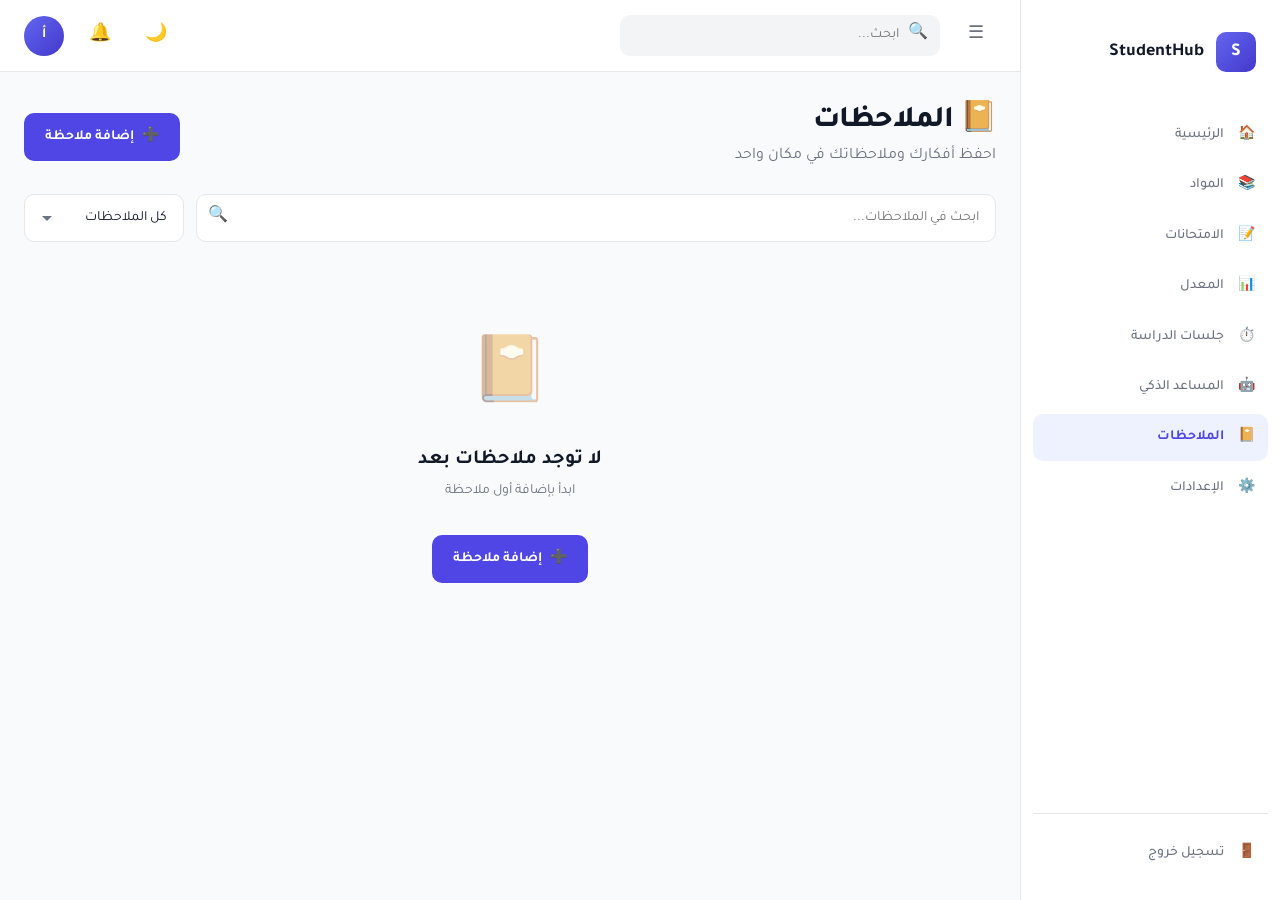
<file: notes.html>
<!DOCTYPE html>
<html lang="ar" dir="rtl" data-theme="light">
<head>
  <meta charset="UTF-8">
  <meta name="viewport" content="width=device-width, initial-scale=1.0">
  <meta name="description" content="StudentHub — Notes">
  <title data-i18n="notes.title">الملاحظات — StudentHub</title>
  
  <link rel="stylesheet" href="css/main.css">
  
  <!-- PWA -->
  <link rel="manifest" href="manifest.json">
  <meta name="theme-color" content="#6366f1">
  <meta name="mobile-web-app-capable" content="yes">
  <meta name="apple-mobile-web-app-capable" content="yes">
  <meta name="apple-mobile-web-app-status-bar-style" content="black-translucent">
  <meta name="apple-mobile-web-app-title" content="StudentHub">
  <link rel="apple-touch-icon" href="assets/icons/apple-touch-icon.png">
  <link rel="icon" type="image/png" sizes="48x48" href="assets/icons/icon-48.png">
</head>
<body>

  <div class="app" id="app">

    <!-- ============ SIDEBAR ============ -->
    <aside class="sidebar" id="sidebar">
      
      <div class="sidebar__logo">
        <div class="sidebar__logo-icon">S</div>
        <span class="sidebar__logo-text">StudentHub</span>
      </div>

      <nav class="sidebar__nav">
  <a href="index.html" class="nav-item">
    <span class="nav-item__icon">🏠</span>
    <span class="nav-item__label" data-i18n="sidebar.home">الرئيسية</span>
  </a>
  <a href="courses.html" class="nav-item">
    <span class="nav-item__icon">📚</span>
    <span class="nav-item__label" data-i18n="sidebar.courses">المواد</span>
  </a>
  <a href="exams.html" class="nav-item">
    <span class="nav-item__icon">📝</span>
    <span class="nav-item__label" data-i18n="sidebar.exams">الامتحانات</span>
  </a>
  <a href="gpa.html" class="nav-item">
    <span class="nav-item__icon">📊</span>
    <span class="nav-item__label" data-i18n="sidebar.gpa">المعدل</span>
  </a>
  <a href="timer.html" class="nav-item">
    <span class="nav-item__icon">⏱️</span>
    <span class="nav-item__label" data-i18n="sidebar.timer">جلسات الدراسة</span>
  </a>
  <a href="ai.html" class="nav-item">
  <span class="nav-item__icon">🤖</span>
  <span class="nav-item__label" data-i18n="sidebar.ai">المساعد الذكي</span>
</a>
  <a href="notes.html" class="nav-item active">
    <span class="nav-item__icon">📔</span>
    <span class="nav-item__label" data-i18n="sidebar.notes">الملاحظات</span>
  </a>
  <a href="settings.html" class="nav-item">
    <span class="nav-item__icon">⚙️</span>
    <span class="nav-item__label" data-i18n="sidebar.settings">الإعدادات</span>
  </a>
</nav>

      <div class="sidebar__footer">
        <a href="#" class="nav-item">
          <span class="nav-item__icon">🚪</span>
          <span class="nav-item__label" data-i18n="sidebar.logout">تسجيل خروج</span>
        </a>
      </div>

    </aside>

    <!-- ============ HEADER ============ -->
    <header class="header">
      
      <div class="header__left">
        <button class="icon-btn" id="sidebarToggle" data-i18n-aria="header.menu" aria-label="القائمة">☰</button>
        <div class="header__search">
          <span class="header__search-icon">🔍</span>
          <input 
            type="search" 
            id="globalSearch"
            data-i18n-placeholder="header.search"
            placeholder="ابحث..." 
            aria-label="بحث"
            autocomplete="off"
          >
          <div class="search-results" id="searchResults"></div>
        </div>
      </div>

      <div class="header__right">
        <button class="icon-btn" id="themeToggle" data-i18n-aria="header.theme" aria-label="تبديل الثيم">🌙</button>
        <div class="notifications-wrapper" id="notificationsWrapper">
  <button class="icon-btn" id="notificationsBtn" data-i18n-aria="header.notifications" aria-label="الإشعارات">
    🔔
    <span class="notifications-badge" id="notificationsBadge"></span>
  </button>
  <div class="notifications-dropdown" id="notificationsDropdown">
    <!-- سيتم تعبئته من JS -->
  </div>
</div>
        <a href="settings.html" class="avatar" id="headerAvatar" title="الإعدادات">أ</a>
      </div>

    </header>

    <!-- ============ MAIN ============ -->
    <main class="main">
      <div class="container" style="padding-top: var(--space-8); padding-bottom: var(--space-8);">
        
        <div class="notes">

          <!-- ============ HEADER ============ -->
          <div class="notes__header">
            <div>
              <h1 class="notes__title">📔 <span data-i18n="notes.title">الملاحظات</span></h1>
              <p class="notes__subtitle" data-i18n="notes.subtitle">
                احفظ أفكارك وملاحظاتك في مكان واحد
              </p>
            </div>
            <button class="btn btn-primary" id="addNoteBtn">
              <span>➕</span>
              <span data-i18n="notes.addNew">إضافة ملاحظة</span>
            </button>
          </div>

          <!-- ============ TOOLBAR ============ -->
          <div class="notes__toolbar">
            <div class="notes__search">
              <span class="notes__search-icon">🔍</span>
              <input 
                type="search" 
                class="notes__search-input" 
                id="noteSearch"
                data-i18n-placeholder="notes.searchPlaceholder"
                placeholder="ابحث في الملاحظات..."
              >
            </div>
            <div class="notes__filters">
              <select class="form-select" id="noteFilterPinned">
                <option value="all" data-i18n="notes.allNotes">كل الملاحظات</option>
                <option value="pinned" data-i18n="notes.pinnedOnly">المثبتة فقط</option>
              </select>
            </div>
          </div>

          <!-- ============ NOTES GRID ============ -->
          <div class="notes__grid" id="notesGrid"></div>

          <!-- ============ EMPTY STATE ============ -->
          <div class="empty-state" id="notesEmpty" style="display: none;">
            <div class="empty-state__icon">📔</div>
            <h3 class="empty-state__title" data-i18n="notes.emptyTitle">لا توجد ملاحظات بعد</h3>
            <p class="empty-state__text" data-i18n="notes.emptyText">
              ابدأ بإضافة أول ملاحظة
            </p>
            <button class="btn btn-primary" id="addFirstNoteBtn" style="margin-top: var(--space-4);">
              <span>➕</span>
              <span data-i18n="notes.addNew">إضافة ملاحظة</span>
            </button>
          </div>

        </div>

      </div>
    </main>

    <!-- ============ ADD/EDIT NOTE DIALOG ============ -->
    <dialog class="dialog" id="noteDialog">
      <div class="dialog__content">
        
        <div class="dialog__header">
          <h2 class="dialog__title" id="noteDialogTitle" data-i18n="notes.addNew">
            إضافة ملاحظة
          </h2>
          <button class="icon-btn" id="closeDialogBtn" aria-label="إغلاق">✖</button>
        </div>

        <form id="noteForm" class="dialog__form">
          
          <!-- Title -->
          <div class="form-group">
            <label class="form-label">
              <span data-i18n="notes.fields.title">العنوان</span>
              <span class="required">*</span>
            </label>
            <input 
              type="text" 
              class="form-input" 
              id="noteTitle"
              data-i18n-placeholder="notes.fields.titlePlaceholder"
              placeholder="عنوان الملاحظة"
              required
            >
          </div>

          <!-- Content -->
          <div class="form-group">
            <label class="form-label" data-i18n="notes.fields.content">المحتوى</label>
            <textarea 
              class="form-textarea" 
              id="noteContent"
              data-i18n-placeholder="notes.fields.contentPlaceholder"
              placeholder="اكتب ملاحظتك هنا..."
              rows="6"
            ></textarea>
          </div>

          <!-- Course + Tags -->
          <div class="form-row">
            <div class="form-group">
              <label class="form-label" data-i18n="notes.fields.course">المادة (اختياري)</label>
              <select class="form-select" id="noteCourse">
                <option value="" data-i18n="notes.fields.noCourse">بدون مادة</option>
              </select>
            </div>

            <div class="form-group">
              <label class="form-label" data-i18n="notes.fields.tags">الوسوم (اختياري)</label>
              <input 
                type="text" 
                class="form-input" 
                id="noteTags"
                data-i18n-placeholder="notes.fields.tagsPlaceholder"
                placeholder="مثال: مهم, مراجعة"
              >
            </div>
          </div>

          <!-- Color + Pin -->
          <div class="form-row">
            <div class="form-group">
              <label class="form-label" data-i18n="notes.fields.color">اللون</label>
              <div class="notes__colors" id="noteColors">
                <button type="button" class="notes__color active" data-color="#fef3c7" style="--color: #fef3c7;"></button>
                <button type="button" class="notes__color" data-color="#dbeafe" style="--color: #dbeafe;"></button>
                <button type="button" class="notes__color" data-color="#dcfce7" style="--color: #dcfce7;"></button>
                <button type="button" class="notes__color" data-color="#fce7f3" style="--color: #fce7f3;"></button>
                <button type="button" class="notes__color" data-color="#e0e7ff" style="--color: #e0e7ff;"></button>
                <button type="button" class="notes__color" data-color="#f3e8ff" style="--color: #f3e8ff;"></button>
              </div>
            </div>

            <div class="form-group">
              <label class="form-label" data-i18n="notes.fields.pin">تثبيت</label>
              <label class="switch">
                <input type="checkbox" id="notePinned">
                <span class="switch__slider"></span>
              </label>
            </div>
          </div>

          <!-- Actions -->
          <div class="dialog__actions">
            <button type="button" class="btn btn-secondary" id="cancelNoteBtn" data-i18n="common.cancel">
              إلغاء
            </button>
            <button type="submit" class="btn btn-primary" id="saveNoteBtn">
              💾 <span data-i18n="common.save">حفظ</span>
            </button>
          </div>

        </form>

      </div>
    </dialog>

    <!-- ============ DELETE CONFIRM DIALOG ============ -->
    <dialog class="dialog" id="deleteDialog">
      <div class="dialog__content">
        <div class="dialog__icon">⚠️</div>
        <h2 class="dialog__title" data-i18n="notes.deleteTitle">حذف الملاحظة</h2>
        <p class="dialog__text" data-i18n="notes.deleteText">
          هل أنت متأكد من حذف هذه الملاحظة؟ لا يمكن التراجع.
        </p>
        <div class="dialog__actions">
          <button class="btn btn-secondary" id="cancelDeleteBtn" data-i18n="common.cancel">إلغاء</button>
          <button class="btn btn-danger" id="confirmDeleteBtn">
            🗑️ <span data-i18n="common.delete">حذف</span>
          </button>
        </div>
      </div>
    </dialog>

  </div>

  <script src="js/main.js" type="module"></script>
  <script src="js/modules/notes.js" type="module"></script>
</body>
</html>
</file>
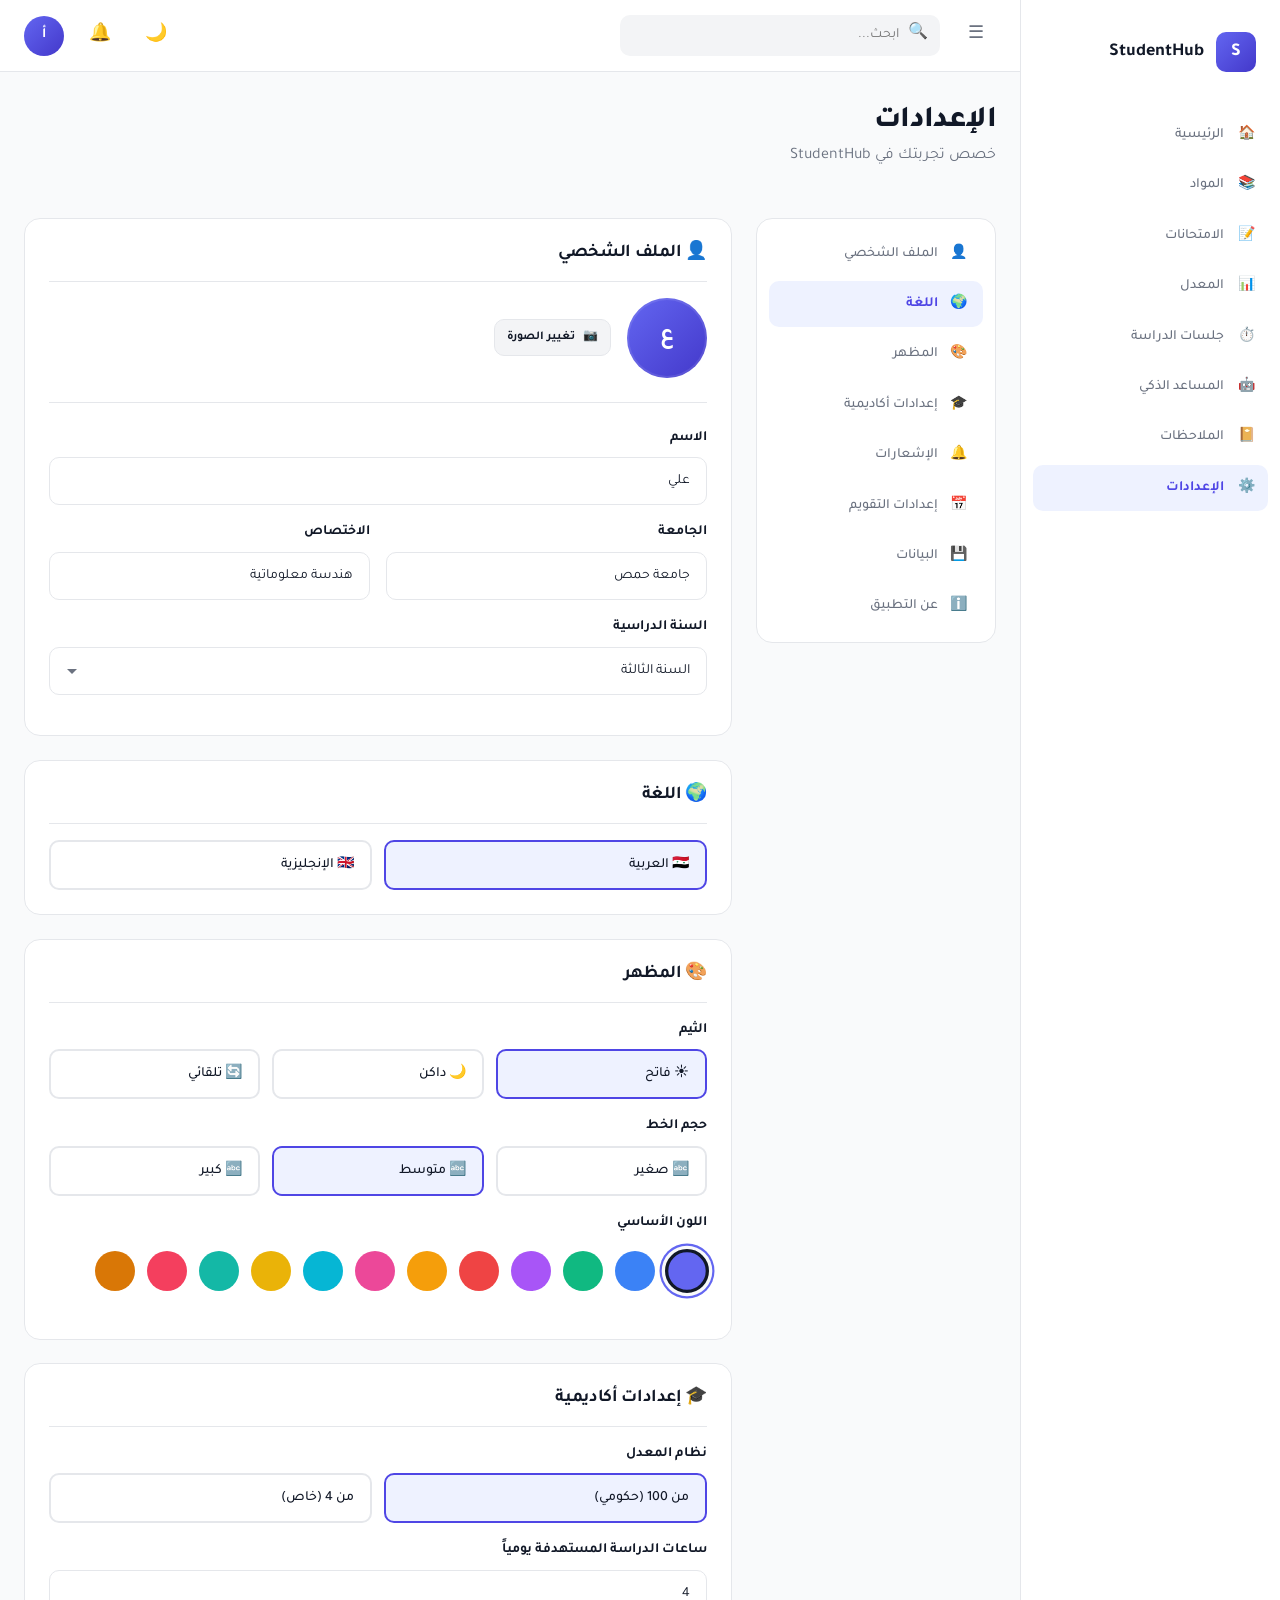
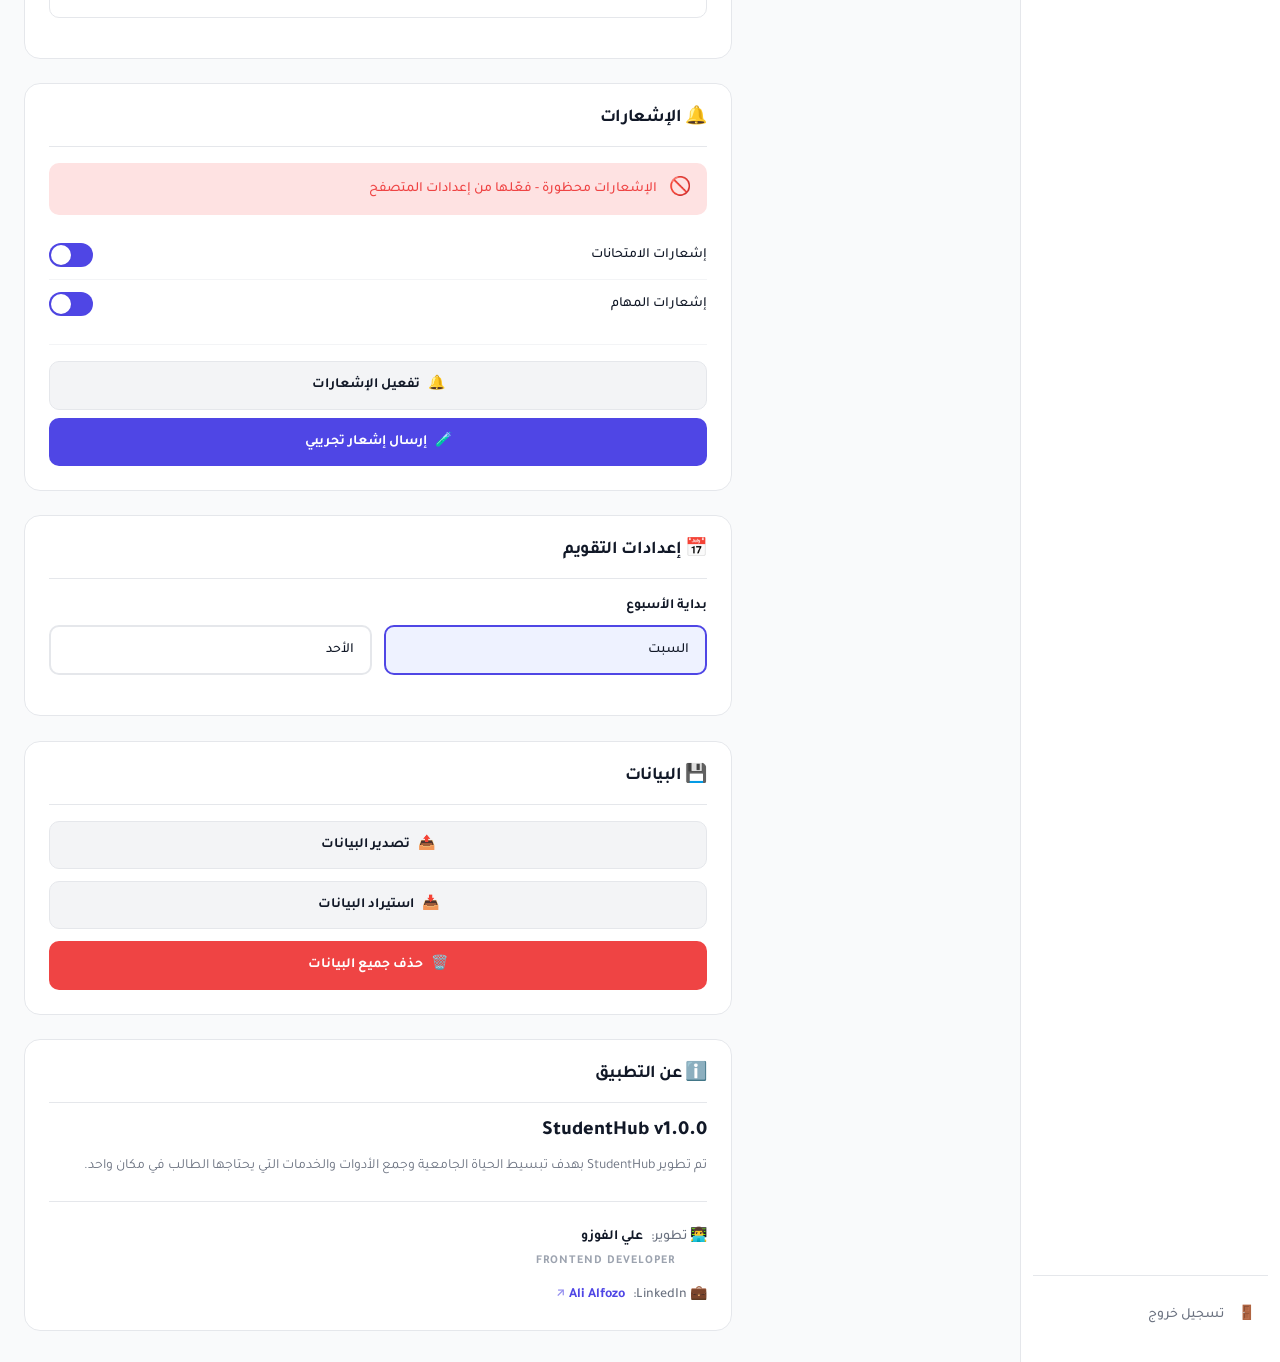
<file: settings.html>
<!DOCTYPE html>
<html lang="ar" dir="rtl" data-theme="light">
<head>
  <meta charset="UTF-8">
  <meta name="viewport" content="width=device-width, initial-scale=1.0">
  <meta name="description" content="StudentHub — Settings">
  <title data-i18n="settings.title">الإعدادات — StudentHub</title>
  
  <link rel="stylesheet" href="css/main.css">
  
  <!-- PWA -->
  <link rel="manifest" href="manifest.json">
  <meta name="theme-color" content="#6366f1">
  <meta name="mobile-web-app-capable" content="yes">
  <meta name="apple-mobile-web-app-capable" content="yes">
  <meta name="apple-mobile-web-app-status-bar-style" content="black-translucent">
  <meta name="apple-mobile-web-app-title" content="StudentHub">
  <link rel="apple-touch-icon" href="assets/icons/apple-touch-icon.png">
  <link rel="icon" type="image/png" sizes="48x48" href="assets/icons/icon-48.png">
</head>
<body>

  <div class="app" id="app">

    <!-- ============ SIDEBAR ============ -->
    <aside class="sidebar" id="sidebar">
      
      <div class="sidebar__logo">
        <div class="sidebar__logo-icon">S</div>
        <span class="sidebar__logo-text">StudentHub</span>
      </div>
<nav class="sidebar__nav">
  <a href="index.html" class="nav-item">
    <span class="nav-item__icon">🏠</span>
    <span class="nav-item__label" data-i18n="sidebar.home">الرئيسية</span>
  </a>
  <a href="courses.html" class="nav-item">
    <span class="nav-item__icon">📚</span>
    <span class="nav-item__label" data-i18n="sidebar.courses">المواد</span>
  </a>
  <a href="exams.html" class="nav-item">
    <span class="nav-item__icon">📝</span>
    <span class="nav-item__label" data-i18n="sidebar.exams">الامتحانات</span>
  </a>
  <a href="gpa.html" class="nav-item">
    <span class="nav-item__icon">📊</span>
    <span class="nav-item__label" data-i18n="sidebar.gpa">المعدل</span>
  </a>
  <a href="timer.html" class="nav-item">
    <span class="nav-item__icon">⏱️</span>
    <span class="nav-item__label" data-i18n="sidebar.timer">جلسات الدراسة</span>
  </a>
  <a href="ai.html" class="nav-item">
  <span class="nav-item__icon">🤖</span>
  <span class="nav-item__label" data-i18n="sidebar.ai">المساعد الذكي</span>
</a>
  <a href="notes.html" class="nav-item">
    <span class="nav-item__icon">📔</span>
    <span class="nav-item__label" data-i18n="sidebar.notes">الملاحظات</span>
  </a>
  <a href="settings.html" class="nav-item active">
    <span class="nav-item__icon">⚙️</span>
    <span class="nav-item__label" data-i18n="sidebar.settings">الإعدادات</span>
  </a>
</nav>

      <div class="sidebar__footer">
        <a href="#" class="nav-item">
          <span class="nav-item__icon">🚪</span>
          <span class="nav-item__label" data-i18n="sidebar.logout">تسجيل خروج</span>
        </a>
      </div>

    </aside>

    <!-- ============ HEADER ============ -->
    <header class="header">
      
      <div class="header__left">
        <button class="icon-btn" id="sidebarToggle" data-i18n-aria="header.menu" aria-label="القائمة">☰</button>
        <div class="header__search">
  <span class="header__search-icon">🔍</span>
  <input 
    type="search" 
    id="globalSearch"
    data-i18n-placeholder="header.search"
    placeholder="ابحث..." 
    aria-label="بحث"
    autocomplete="off"
  >
  <div class="search-results" id="searchResults"></div>
</div>
      </div>

      <div class="header__right">
        <button class="icon-btn" id="themeToggle" data-i18n-aria="header.theme" aria-label="تبديل الثيم">🌙</button>
      <div class="notifications-wrapper" id="notificationsWrapper">
  <button class="icon-btn" id="notificationsBtn" data-i18n-aria="header.notifications" aria-label="الإشعارات">
    🔔
    <span class="notifications-badge" id="notificationsBadge"></span>
  </button>
  <div class="notifications-dropdown" id="notificationsDropdown">
    <!-- سيتم تعبئته من JS -->
  </div>
</div>
        <a href="settings.html" class="avatar" id="headerAvatar" title="الإعدادات">أ</a>
      </div>

    </header>

    <!-- ============ MAIN ============ -->
    <main class="main">
      <div class="container" style="padding-top: var(--space-8); padding-bottom: var(--space-8);">
        
        <div class="settings">

          <!-- ============ HEADER ============ -->
          <div class="settings__header">
            <h1 class="settings__title" data-i18n="settings.title">⚙️ الإعدادات</h1>
            <p class="settings__subtitle" data-i18n="settings.subtitle">خصص تجربتك في StudentHub</p>
          </div>

          <!-- ============ LAYOUT ============ -->
          <div class="settings__layout">

            <!-- Sidebar Navigation -->
            <aside class="settings__nav">
              <a href="#profile" class="settings__nav-item active" data-section="profile">
                <span>👤</span>
                <span data-i18n="settings.profile.title">الملف الشخصي</span>
              </a>
              <a href="#language" class="settings__nav-item" data-section="language">
                <span>🌍</span>
                <span data-i18n="settings.language.title">اللغة</span>
              </a>
              <a href="#appearance" class="settings__nav-item" data-section="appearance">
                <span>🎨</span>
                <span data-i18n="settings.appearance.title">المظهر</span>
              </a>
              <a href="#academic" class="settings__nav-item" data-section="academic">
                <span>🎓</span>
                <span data-i18n="settings.academic.title">أكاديمي</span>
              </a>
              <a href="#notifications" class="settings__nav-item" data-section="notifications">
                <span>🔔</span>
                <span data-i18n="settings.notifications.title">الإشعارات</span>
              </a>
              <a href="#calendar" class="settings__nav-item" data-section="calendar">
                <span>📅</span>
                <span data-i18n="settings.calendar.title">التقويم</span>
              </a>
              <a href="#data" class="settings__nav-item" data-section="data">
                <span>💾</span>
                <span data-i18n="settings.data.title">البيانات</span>
              </a>
              <a href="#about" class="settings__nav-item" data-section="about">
                <span>ℹ️</span>
                <span data-i18n="settings.about.title">عن التطبيق</span>
              </a>
            </aside>

            <!-- Content -->
            <div class="settings__content">

              <!-- ============ PROFILE ============ -->
              <section id="profile" class="settings__section">
                <div class="card">
                  <div class="card__header">
                    <h2 class="card__title">👤 <span data-i18n="settings.profile.title">الملف الشخصي</span></h2>
                  </div>
                  <div class="card__body">

                    <!-- Avatar -->
                    <div class="settings__avatar-section">
                      <div class="avatar avatar--lg" id="profileAvatar">أ</div>
                      <div class="settings__avatar-actions">
                        <button class="btn btn-secondary btn-sm" id="uploadAvatarBtn">
                          📷 <span data-i18n="settings.profile.changePhoto">تغيير الصورة</span>
                        </button>
                        <button class="btn btn-ghost btn-sm" id="removeAvatarBtn" style="display: none;">
                          🗑️ <span data-i18n="settings.profile.removePhoto">حذف الصورة</span>
                        </button>
                      </div>
                      <input type="file" id="avatarInput" accept="image/*" hidden>
                    </div>

                    <!-- Name -->
                    <div class="form-group">
                      <label class="form-label" data-i18n="settings.profile.name">الاسم</label>
                      <input 
                        type="text" 
                        class="form-input" 
                        id="profileName"
                        placeholder="أدخل اسمك"
                      >
                    </div>

                    <!-- University + Major -->
                    <div class="form-row">
                      <div class="form-group">
                        <label class="form-label" data-i18n="settings.profile.university">الجامعة</label>
                        <input 
                          type="text" 
                          class="form-input" 
                          id="profileUniversity"
                          placeholder="اسم الجامعة"
                        >
                      </div>

                      <div class="form-group">
                        <label class="form-label" data-i18n="settings.profile.major">الاختصاص</label>
                        <input 
                          type="text" 
                          class="form-input" 
                          id="profileMajor"
                          placeholder="التخصص"
                        >
                      </div>
                    </div>

                    <!-- Year -->
                    <div class="form-group">
                      <label class="form-label" data-i18n="settings.profile.year">السنة الدراسية</label>
                      <select class="form-select" id="profileYear">
                        <option value="1">السنة الأولى</option>
                        <option value="2">السنة الثانية</option>
                        <option value="3">السنة الثالثة</option>
                        <option value="4">السنة الرابعة</option>
                        <option value="5">السنة الخامسة</option>
                      </select>
                    </div>

                  </div>
                </div>
              </section>

              <!-- ============ LANGUAGE ============ -->
              <section id="language" class="settings__section">
                <div class="card">
                  <div class="card__header">
                    <h2 class="card__title">🌍 <span data-i18n="settings.language.title">اللغة</span></h2>
                  </div>
                  <div class="card__body">

                    <div class="settings__options">
                      <label class="settings__option">
                        <input type="radio" name="language" value="ar" checked>
                        <span class="settings__option-label">🇸🇾 <span data-i18n="settings.language.arabic">العربية</span></span>
                      </label>

                      <label class="settings__option">
                        <input type="radio" name="language" value="en">
                        <span class="settings__option-label">🇬🇧 <span data-i18n="settings.language.english">الإنجليزية</span></span>
                      </label>
                    </div>

                  </div>
                </div>
              </section>

              <!-- ============ APPEARANCE ============ -->
              <section id="appearance" class="settings__section">
                <div class="card">
                  <div class="card__header">
                    <h2 class="card__title">🎨 <span data-i18n="settings.appearance.title">المظهر</span></h2>
                  </div>
                  <div class="card__body">

                    <!-- Theme -->
                    <div class="form-group">
                      <label class="form-label" data-i18n="settings.appearance.theme">الثيم</label>
                      <div class="settings__options">
                        <label class="settings__option">
                          <input type="radio" name="theme" value="light" checked>
                          <span class="settings__option-label">☀️ <span data-i18n="settings.appearance.light">فاتح</span></span>
                        </label>
                        <label class="settings__option">
                          <input type="radio" name="theme" value="dark">
                          <span class="settings__option-label">🌙 <span data-i18n="settings.appearance.dark">داكن</span></span>
                        </label>
                        <label class="settings__option">
                          <input type="radio" name="theme" value="auto">
                          <span class="settings__option-label">🔄 <span data-i18n="settings.appearance.auto">تلقائي</span></span>
                        </label>
                      </div>
                    </div>

                    <!-- Font Size -->
                    <div class="form-group">
                      <label class="form-label" data-i18n="settings.appearance.fontSize">حجم الخط</label>
                      <div class="settings__options">
                        <label class="settings__option">
                          <input type="radio" name="fontSize" value="small">
                          <span class="settings__option-label">🔤 <span data-i18n="settings.appearance.small">صغير</span></span>
                        </label>
                        <label class="settings__option">
                          <input type="radio" name="fontSize" value="medium" checked>
                          <span class="settings__option-label">🔤 <span data-i18n="settings.appearance.medium">متوسط</span></span>
                        </label>
                        <label class="settings__option">
                          <input type="radio" name="fontSize" value="large">
                          <span class="settings__option-label">🔤 <span data-i18n="settings.appearance.large">كبير</span></span>
                        </label>
                      </div>
                    </div>

                    <!-- Primary Color -->
                    <div class="form-group">
                      <label class="form-label" data-i18n="settings.appearance.primaryColor">اللون الأساسي</label>
                      <div class="settings__colors">
                        <button class="settings__color active" data-color="indigo" style="--color: #6366f1;" title="Indigo"></button>
                        <button class="settings__color" data-color="blue" style="--color: #3b82f6;" title="Blue"></button>
                        <button class="settings__color" data-color="green" style="--color: #10b981;" title="Green"></button>
                        <button class="settings__color" data-color="purple" style="--color: #a855f7;" title="Purple"></button>
                        <button class="settings__color" data-color="red" style="--color: #ef4444;" title="Red"></button>
                        <button class="settings__color" data-color="orange" style="--color: #f59e0b;" title="Orange"></button>
                        <button class="settings__color" data-color="pink" style="--color: #ec4899;" title="Pink"></button>
                        <button class="settings__color" data-color="cyan" style="--color: #06b6d4;" title="Cyan"></button>
                        <button class="settings__color" data-color="yellow" style="--color: #eab308;" title="Yellow"></button>
                        <button class="settings__color" data-color="teal" style="--color: #14b8a6;" title="Teal"></button>
                        <button class="settings__color" data-color="rose" style="--color: #f43f5e;" title="Rose"></button>
                        <button class="settings__color" data-color="amber" style="--color: #d97706;" title="Amber"></button>
                      </div>
                    </div>

                  </div>
                </div>
              </section>

              <!-- ============ ACADEMIC ============ -->
              <section id="academic" class="settings__section">
                <div class="card">
                  <div class="card__header">
                    <h2 class="card__title">🎓 <span data-i18n="settings.academic.title">إعدادات أكاديمية</span></h2>
                  </div>
                  <div class="card__body">

                    <!-- GPA System -->
                    <div class="form-group">
                      <label class="form-label" data-i18n="settings.academic.gpaSystem">نظام المعدل</label>
                      <div class="settings__options">
                        <label class="settings__option">
                          <input type="radio" name="gpaSystem" value="100" checked>
                          <span class="settings__option-label">
                            <span data-i18n="settings.academic.gpa100">من 100 (حكومي)</span>
                          </span>
                        </label>
                        <label class="settings__option">
                          <input type="radio" name="gpaSystem" value="4">
                          <span class="settings__option-label">
                            <span data-i18n="settings.academic.gpa4">من 4 (خاص)</span>
                          </span>
                        </label>
                      </div>
                    </div>

                    <!-- Study Hours -->
                    <div class="form-group">
                      <label class="form-label" data-i18n="settings.academic.studyHours">ساعات الدراسة المستهدفة يومياً</label>
                      <input 
                        type="number" 
                        class="form-input" 
                        id="studyHours"
                        min="1" 
                        max="12" 
                        value="4"
                      >
                    </div>

                  </div>
                </div>
              </section>

              <!-- ============ NOTIFICATIONS ============ -->
<section id="notifications" class="settings__section">
  <div class="card">
    <div class="card__header">
      <h2 class="card__title">🔔 <span data-i18n="settings.notifications.title">الإشعارات</span></h2>
    </div>
    <div class="card__body">

      <!-- Permission Status -->
      <div class="settings__notif-status" id="notifStatus">
        <!-- سيتم تعبئته من JS -->
      </div>

      <div class="settings__toggle">
        <span data-i18n="settings.notifications.examNotifications">إشعارات الامتحانات</span>
        <label class="switch">
          <input type="checkbox" id="notifyExams" checked>
          <span class="switch__slider"></span>
        </label>
      </div>

      <div class="settings__toggle">
        <span data-i18n="settings.notifications.taskNotifications">إشعارات المهام</span>
        <label class="switch">
          <input type="checkbox" id="notifyTasks" checked>
          <span class="switch__slider"></span>
        </label>
      </div>

      <!-- Test Notification Button -->
      <div class="settings__notif-actions">
        <button class="btn btn-secondary" id="enableNotificationsBtn">
          🔔 <span data-i18n="settings.notifications.enable">تفعيل الإشعارات</span>
        </button>
        <button class="btn btn-primary" id="testNotificationBtn">
          🧪 <span data-i18n="settings.notifications.test">إرسال إشعار تجريبي</span>
        </button>
      </div>

    </div>
  </div>
</section>

              <!-- ============ CALENDAR ============ -->
              <section id="calendar" class="settings__section">
                <div class="card">
                  <div class="card__header">
                    <h2 class="card__title">📅 <span data-i18n="settings.calendar.title">إعدادات التقويم</span></h2>
                  </div>
                  <div class="card__body">

                    <div class="form-group">
                      <label class="form-label" data-i18n="settings.calendar.weekStart">بداية الأسبوع</label>
                      <div class="settings__options">
                        <label class="settings__option">
                          <input type="radio" name="weekStart" value="saturday" checked>
                          <span class="settings__option-label" data-i18n="settings.calendar.saturday">السبت</span>
                        </label>
                        <label class="settings__option">
                          <input type="radio" name="weekStart" value="sunday">
                          <span class="settings__option-label" data-i18n="settings.calendar.sunday">الأحد</span>
                        </label>
                      </div>
                    </div>

                  </div>
                </div>
              </section>

              <!-- ============ DATA ============ -->
              <section id="data" class="settings__section">
                <div class="card">
                  <div class="card__header">
                    <h2 class="card__title">💾 <span data-i18n="settings.data.title">البيانات</span></h2>
                  </div>
                  <div class="card__body">

                    <div class="settings__actions">
                      <button class="btn btn-secondary" id="exportData">
                        📤 <span data-i18n="settings.data.export">تصدير البيانات</span>
                      </button>
                      <button class="btn btn-secondary" id="importData">
                        📥 <span data-i18n="settings.data.import">استيراد البيانات</span>
                      </button>
                      <button class="btn btn-danger" id="deleteData">
                        🗑️ <span data-i18n="settings.data.delete">حذف جميع البيانات</span>
                      </button>
                    </div>

                  </div>
                </div>
              </section>

              <!-- ============ ABOUT ============ -->
              <section id="about" class="settings__section">
                <div class="card">
                  <div class="card__header">
                    <h2 class="card__title">ℹ️ <span data-i18n="settings.about.title">عن التطبيق</span></h2>
                  </div>
                  <div class="card__body">
                    <div class="settings__about">
                      
                      <h3 class="settings__about-name">StudentHub v1.0.0</h3>
                      <p class="settings__about-tagline" data-i18n="settings.about.tagline">
                        تم تطوير StudentHub بهدف تبسيط الحياة الجامعية وجمع الأدوات والخدمات التي يحتاجها الطالب في مكان واحد.
                      </p>

                      <div class="settings__about-divider"></div>

                      <div class="settings__about-developer">
                        <div class="settings__about-row">
                          <span class="settings__about-label">👨‍💻 <span data-i18n="settings.about.developer">تطوير</span>:</span>
                          <span class="settings__about-value" data-i18n="settings.about.developerName">علي الفوزو</span>
                        </div>
                        <div class="settings__about-role" data-i18n="settings.about.developerRole">Frontend Developer</div>
                      </div>

                      <div class="settings__about-row">
                        <span class="settings__about-label">💼 LinkedIn:</span>
                        <a 
                          href="https://www.linkedin.com/in/ali-alfozo-834412400" 
                          target="_blank" 
                          rel="noopener noreferrer"
                          class="settings__about-link"
                          data-i18n="settings.about.linkedinName"
                        >
                          Ali Alfozo
                        </a>
                      </div>

                    </div>
                  </div>
                </div>
              </section>

            </div>

          </div>

        </div>

      </div>
    </main>

    <!-- ============ DELETE DIALOG ============ -->
    <dialog class="dialog" id="deleteDialog">
      <div class="dialog__content">
        <div class="dialog__icon">⚠️</div>
        <h2 class="dialog__title" data-i18n="settings.data.deleteDialogTitle">
          حذف جميع البيانات
        </h2>
        <p class="dialog__text" data-i18n="settings.data.deleteDialogText">
          هذا الإجراء لا يمكن التراجع عنه. كل بياناتك راح تروح للأبد.
        </p>
        <p class="dialog__warning">
          <span data-i18n="settings.data.deleteDialogConfirmText">للتأكيد، اكتب:</span>
          <strong>DELETE</strong>
        </p>
        <input 
          type="text" 
          class="form-input" 
          id="deleteConfirmInput"
          placeholder="DELETE"
          autocomplete="off"
        >
        <div class="dialog__actions">
          <button class="btn btn-secondary" id="cancelDeleteBtn" data-i18n="settings.cancel">
            إلغاء
          </button>
          <button class="btn btn-danger" id="confirmDeleteBtn" disabled>
            🗑️ <span data-i18n="settings.data.delete">حذف جميع البيانات</span>
          </button>
        </div>
      </div>
    </dialog>

    <!-- ============ IMPORT PREVIEW DIALOG ============ -->
    <dialog class="dialog" id="importDialog">
      <div class="dialog__content">
        <div class="dialog__icon">📥</div>
        <h2 class="dialog__title" data-i18n="settings.data.importDialogTitle">
          استيراد البيانات
        </h2>
        <p class="dialog__text" data-i18n="settings.data.importDialogText">
          سيتم استبدال بياناتك الحالية بالبيانات الجديدة. هل أنت متأكد؟
        </p>
        <div class="dialog__preview" id="importPreview">
          <!-- Preview content -->
        </div>
        <div class="dialog__actions">
          <button class="btn btn-secondary" id="cancelImportBtn" data-i18n="settings.cancel">
            إلغاء
          </button>
          <button class="btn btn-primary" id="confirmImportBtn">
            📥 <span data-i18n="settings.data.import">استيراد</span>
          </button>
        </div>
      </div>
    </dialog>

    <!-- ============ FLOATING SAVE BAR ============ -->
    <div class="save-bar" id="saveBar">
      <div class="save-bar__text">
        <span data-i18n="settings.unsavedChanges">لديك تغييرات غير محفوظة</span>
      </div>
      <div class="save-bar__actions">
        <button class="btn btn-secondary btn-sm" id="discardBtn">
          <span data-i18n="settings.discard">تجاهل</span>
        </button>
        <button class="btn btn-primary btn-sm" id="saveAllBtn">
          💾 <span data-i18n="settings.saveAll">حفظ الكل</span>
        </button>
      </div>
    </div>

  </div>

  <script src="js/main.js" type="module"></script>
  <script src="js/modules/settings.js" type="module"></script>
</body>
</html>
</file>
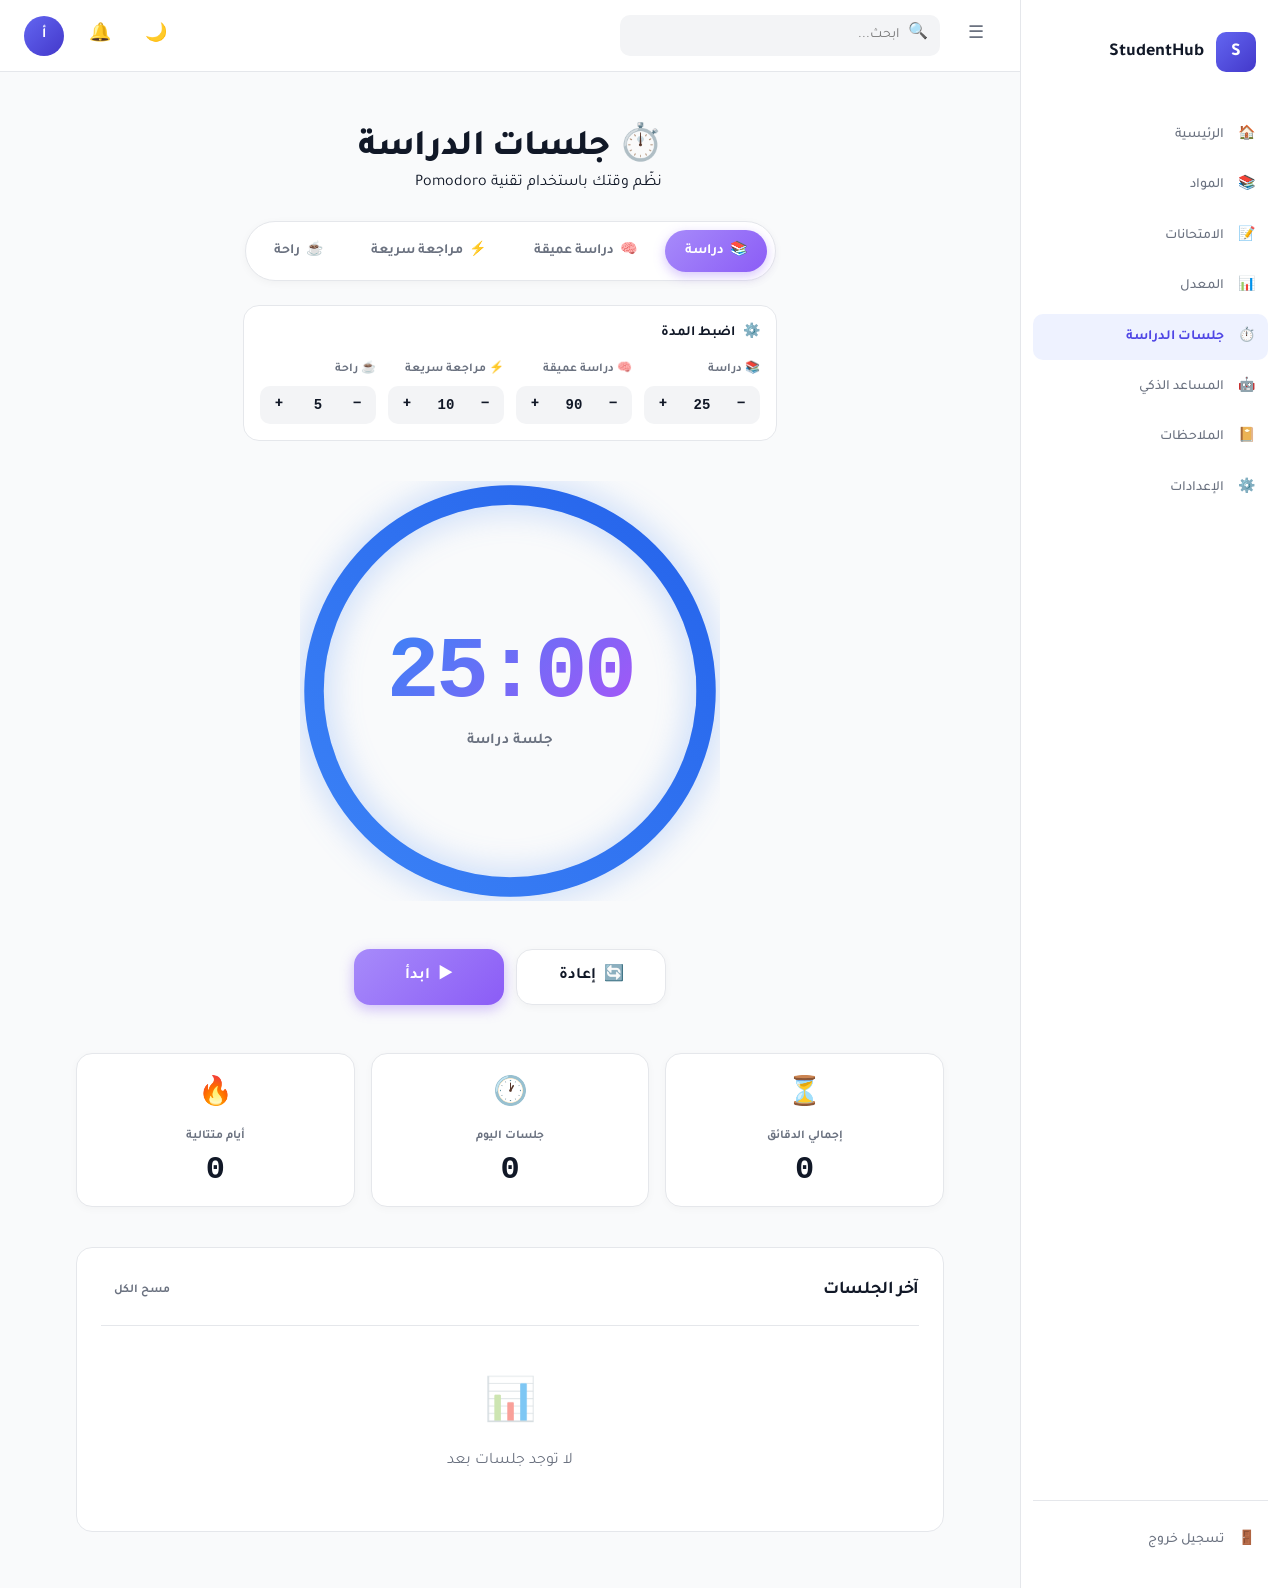
<file: timer.html>
<!DOCTYPE html>
<html lang="ar" dir="rtl" data-theme="light">
<head>
  <meta charset="UTF-8">
  <meta name="viewport" content="width=device-width, initial-scale=1.0">
  <meta name="description" content="StudentHub — Pomodoro Timer">
 <title data-i18n="timer.title">جلسات الدراسة — StudentHub</title>
  
  <link rel="stylesheet" href="css/main.css">
  
  <!-- PWA -->
  <link rel="manifest" href="manifest.json">
  <meta name="theme-color" content="#6366f1">
  <meta name="mobile-web-app-capable" content="yes">
  <meta name="apple-mobile-web-app-capable" content="yes">
  <meta name="apple-mobile-web-app-status-bar-style" content="black-translucent">
  <meta name="apple-mobile-web-app-title" content="StudentHub">
  <link rel="apple-touch-icon" href="assets/icons/apple-touch-icon.png">
  <link rel="icon" type="image/png" sizes="48x48" href="assets/icons/icon-48.png" id="dynamicFavicon">
</head>
<body>

  <div class="app" id="app">

    <!-- ============ SIDEBAR ============ -->
    <aside class="sidebar" id="sidebar">
      
      <div class="sidebar__logo">
        <div class="sidebar__logo-icon">S</div>
        <span class="sidebar__logo-text">StudentHub</span>
      </div>

      <nav class="sidebar__nav">
  <a href="index.html" class="nav-item">
    <span class="nav-item__icon">🏠</span>
    <span class="nav-item__label" data-i18n="sidebar.home">الرئيسية</span>
  </a>
  <a href="courses.html" class="nav-item">
    <span class="nav-item__icon">📚</span>
    <span class="nav-item__label" data-i18n="sidebar.courses">المواد</span>
  </a>
  <a href="exams.html" class="nav-item">
    <span class="nav-item__icon">📝</span>
    <span class="nav-item__label" data-i18n="sidebar.exams">الامتحانات</span>
  </a>
  <a href="gpa.html" class="nav-item">
    <span class="nav-item__icon">📊</span>
    <span class="nav-item__label" data-i18n="sidebar.gpa">المعدل</span>
  </a>
  <a href="timer.html" class="nav-item active">
    <span class="nav-item__icon">⏱️</span>
    <span class="nav-item__label" data-i18n="sidebar.timer">جلسات الدراسة</span>
  </a>
  <a href="ai.html" class="nav-item">
  <span class="nav-item__icon">🤖</span>
  <span class="nav-item__label" data-i18n="sidebar.ai">المساعد الذكي</span>
</a>
  <a href="notes.html" class="nav-item">
    <span class="nav-item__icon">📔</span>
    <span class="nav-item__label" data-i18n="sidebar.notes">الملاحظات</span>
  </a>
  <a href="settings.html" class="nav-item">
    <span class="nav-item__icon">⚙️</span>
    <span class="nav-item__label" data-i18n="sidebar.settings">الإعدادات</span>
  </a>
</nav>

      <div class="sidebar__footer">
        <a href="#" class="nav-item">
          <span class="nav-item__icon">🚪</span>
          <span class="nav-item__label" data-i18n="sidebar.logout">تسجيل خروج</span>
        </a>
      </div>

    </aside>

    <!-- ============ HEADER ============ -->
    <header class="header">
      
      <div class="header__left">
        <button class="icon-btn" id="sidebarToggle" data-i18n-aria="header.menu" aria-label="القائمة">☰</button>
        <div class="header__search">
          <span class="header__search-icon">🔍</span>
          <input 
            type="search" 
            id="globalSearch"
            data-i18n-placeholder="header.search"
            placeholder="ابحث..." 
            aria-label="بحث"
            autocomplete="off"
          >
          <div class="search-results" id="searchResults"></div>
        </div>
      </div>

      <div class="header__right">
        <button class="icon-btn" id="themeToggle" data-i18n-aria="header.theme" aria-label="تبديل الثيم">🌙</button>
        <div class="notifications-wrapper" id="notificationsWrapper">
          <button class="icon-btn" id="notificationsBtn" data-i18n-aria="header.notifications" aria-label="الإشعارات">
            🔔
            <span class="notifications-badge" id="notificationsBadge"></span>
          </button>
          <div class="notifications-dropdown" id="notificationsDropdown"></div>
        </div>
        <a href="settings.html" class="avatar" id="headerAvatar" title="الإعدادات">أ</a>
      </div>

    </header>

    <!-- ============ MAIN ============ -->
    <main class="main">
      <div class="container" style="padding-top: var(--space-8); padding-bottom: var(--space-8);">
        
        <div class="timer">
          
          <!-- HEADER -->
          <div class="timer__header">
         <h1 class="timer__title">⏱️ <span data-i18n="timer.title">جلسات الدراسة</span></h1>
            <p class="timer__subtitle" data-i18n="timer.subtitle">نظّم وقتك باستخدام تقنية Pomodoro</p>
          </div>

          <!-- MODES TABS -->
          <div class="timer__modes">
            <button class="timer__mode active" data-mode="study" title="جلسة دراسة عادية — 25 دقيقة">
              <span>📚</span>
              <span data-i18n="timer.modes.study">دراسة</span>
            </button>
            <button class="timer__mode" data-mode="deep" title="دراسة عميقة — 90 دقيقة">
              <span>🧠</span>
              <span data-i18n="timer.modes.deep">دراسة عميقة</span>
            </button>
            <button class="timer__mode" data-mode="review" title="مراجعة سريعة قبل الامتحان — 10 دقائق">
              <span>⚡</span>
              <span data-i18n="timer.modes.review">مراجعة سريعة</span>
            </button>
            <button class="timer__mode" data-mode="break" title="راحة قصيرة — 5 دقائق">
              <span>☕</span>
              <span data-i18n="timer.modes.break">راحة</span>
            </button>
          </div>

          <!-- SETTINGS -->
          <div class="timer__settings card">
            <div class="timer__settings-header">
              <span>⚙️</span>
              <span data-i18n="timer.settings.title">اضبط المدة</span>
            </div>
            <div class="timer__settings-grid">
              <label class="timer__setting">
                <span class="timer__setting-label">📚 <span data-i18n="timer.modes.study">دراسة</span></span>
                <div class="timer__setting-input">
                  <button class="timer__setting-btn" data-action="decrement" data-mode="study">−</button>
                  <input type="number" min="1" max="60" value="25" id="settingStudy" class="timer__setting-value">
                  <button class="timer__setting-btn" data-action="increment" data-mode="study">+</button>
                </div>
              </label>
              <label class="timer__setting">
                <span class="timer__setting-label">🧠 <span data-i18n="timer.modes.deep">دراسة عميقة</span></span>
                <div class="timer__setting-input">
                  <button class="timer__setting-btn" data-action="decrement" data-mode="deep">−</button>
                  <input type="number" min="30" max="180" value="90" id="settingDeep" class="timer__setting-value">
                  <button class="timer__setting-btn" data-action="increment" data-mode="deep">+</button>
                </div>
              </label>
              <label class="timer__setting">
                <span class="timer__setting-label">⚡ <span data-i18n="timer.modes.review">مراجعة سريعة</span></span>
                <div class="timer__setting-input">
                  <button class="timer__setting-btn" data-action="decrement" data-mode="review">−</button>
                  <input type="number" min="1" max="30" value="10" id="settingReview" class="timer__setting-value">
                  <button class="timer__setting-btn" data-action="increment" data-mode="review">+</button>
                </div>
              </label>
              <label class="timer__setting">
                <span class="timer__setting-label">☕ <span data-i18n="timer.modes.break">راحة</span></span>
                <div class="timer__setting-input">
                  <button class="timer__setting-btn" data-action="decrement" data-mode="break">−</button>
                  <input type="number" min="1" max="30" value="5" id="settingBreak" class="timer__setting-value">
                  <button class="timer__setting-btn" data-action="increment" data-mode="break">+</button>
                </div>
              </label>
            </div>
          </div>

          <!-- TIMER CIRCLE -->
          <div class="timer__display">
            <svg class="timer__circle" viewBox="0 0 300 300">
              <defs>
                <linearGradient id="timerGradientStudy" x1="0%" y1="0%" x2="100%" y2="100%">
                  <stop offset="0%" stop-color="#3b82f6" />
                  <stop offset="100%" stop-color="#2563eb" />
                </linearGradient>
                <linearGradient id="timerGradientDeep" x1="0%" y1="0%" x2="100%" y2="100%">
                  <stop offset="0%" stop-color="#a855f7" />
                  <stop offset="100%" stop-color="#7c3aed" />
                </linearGradient>
                <linearGradient id="timerGradientReview" x1="0%" y1="0%" x2="100%" y2="100%">
                  <stop offset="0%" stop-color="#fbbf24" />
                  <stop offset="100%" stop-color="#f59e0b" />
                </linearGradient>
                <linearGradient id="timerGradientBreak" x1="0%" y1="0%" x2="100%" y2="100%">
                  <stop offset="0%" stop-color="#34d399" />
                  <stop offset="100%" stop-color="#10b981" />
                </linearGradient>
              </defs>
              <circle class="timer__circle-bg" cx="150" cy="150" r="140"></circle>
              <circle class="timer__circle-progress mode-study" cx="150" cy="150" r="140" id="timerProgress"></circle>
            </svg>
            <div class="timer__content">
              <div class="timer__time" id="timerDisplay">25:00</div>
              <div class="timer__mode-label" id="timerModeLabel">جلسة دراسة</div>
            </div>
          </div>

          <!-- CONTROLS -->
          <div class="timer__controls">
            <button class="btn btn-secondary timer__reset-btn" id="resetBtn">
              <span>🔄</span>
              <span data-i18n="timer.reset">إعادة</span>
            </button>
            <button class="btn btn-primary timer__start-btn" id="startBtn">
              <span id="startIcon">▶</span>
              <span id="startText" data-i18n="timer.start">ابدأ</span>
            </button>
          </div>

          <!-- STATS -->
          <div class="timer__stats">
            <div class="timer__stat">
              <div class="timer__stat-icon">⏳</div>
              <div class="timer__stat-label" data-i18n="timer.stats.totalMinutes">إجمالي الدقائق</div>
              <div class="timer__stat-value" id="statTotalMinutes">0</div>
            </div>
            <div class="timer__stat">
              <div class="timer__stat-icon">🕐</div>
              <div class="timer__stat-label" data-i18n="timer.stats.sessionsToday">جلسات اليوم</div>
              <div class="timer__stat-value" id="statSessionsToday">0</div>
            </div>
            <div class="timer__stat">
              <div class="timer__stat-icon">🔥</div>
              <div class="timer__stat-label" data-i18n="timer.stats.streak">أيام متتالية</div>
              <div class="timer__stat-value" id="statStreak">0</div>
            </div>
          </div>

          <!-- RECENT SESSIONS -->
          <div class="card timer__sessions">
            <div class="card__header">
              <h2 class="card__title" data-i18n="timer.sessions.title">📊 آخر الجلسات</h2>
              <button class="btn btn-ghost btn-sm" id="clearSessionsBtn" data-i18n="timer.sessions.clear">مسح الكل</button>
            </div>
            <div class="card__body" id="sessionsList"></div>
          </div>

        </div>

      </div>
    </main>

  </div>

  <script src="js/main.js" type="module"></script>
  <script src="js/modules/timer.js" type="module"></script>
</body>
</html>
</file>
<file: css/main.css>
/* ============================================
   StudentHub — Main Stylesheet
   ============================================ */

/* ---------- Base ---------- */
@import url('./base/reset.css');
@import url('./base/variables.css');
@import url('./base/typography.css');
@import url('./base/i18n.css');
@import url('./base/animations.css');

/* ---------- Layout ---------- */
@import url('./layout/grid.css');
@import url('./layout/sidebar.css');
@import url('./layout/header.css');

/* ---------- Components ---------- */
@import url('./components/buttons.css');
@import url('./components/cards.css');
@import url('./components/forms.css');
@import url('./components/dialog.css');
@import url('./components/save-bar.css');
@import url('./components/search.css');
@import url('./components/notifications.css');

/* ---------- Pages ---------- */
@import url('./pages/dashboard.css');
@import url('./pages/settings.css');
@import url('./pages/courses.css');
@import url('./pages/exams.css');
@import url('./pages/gpa.css');
@import url('./pages/notes.css');
@import url('./pages/timer.css');
@import url('./pages/ai.css');
</file>
